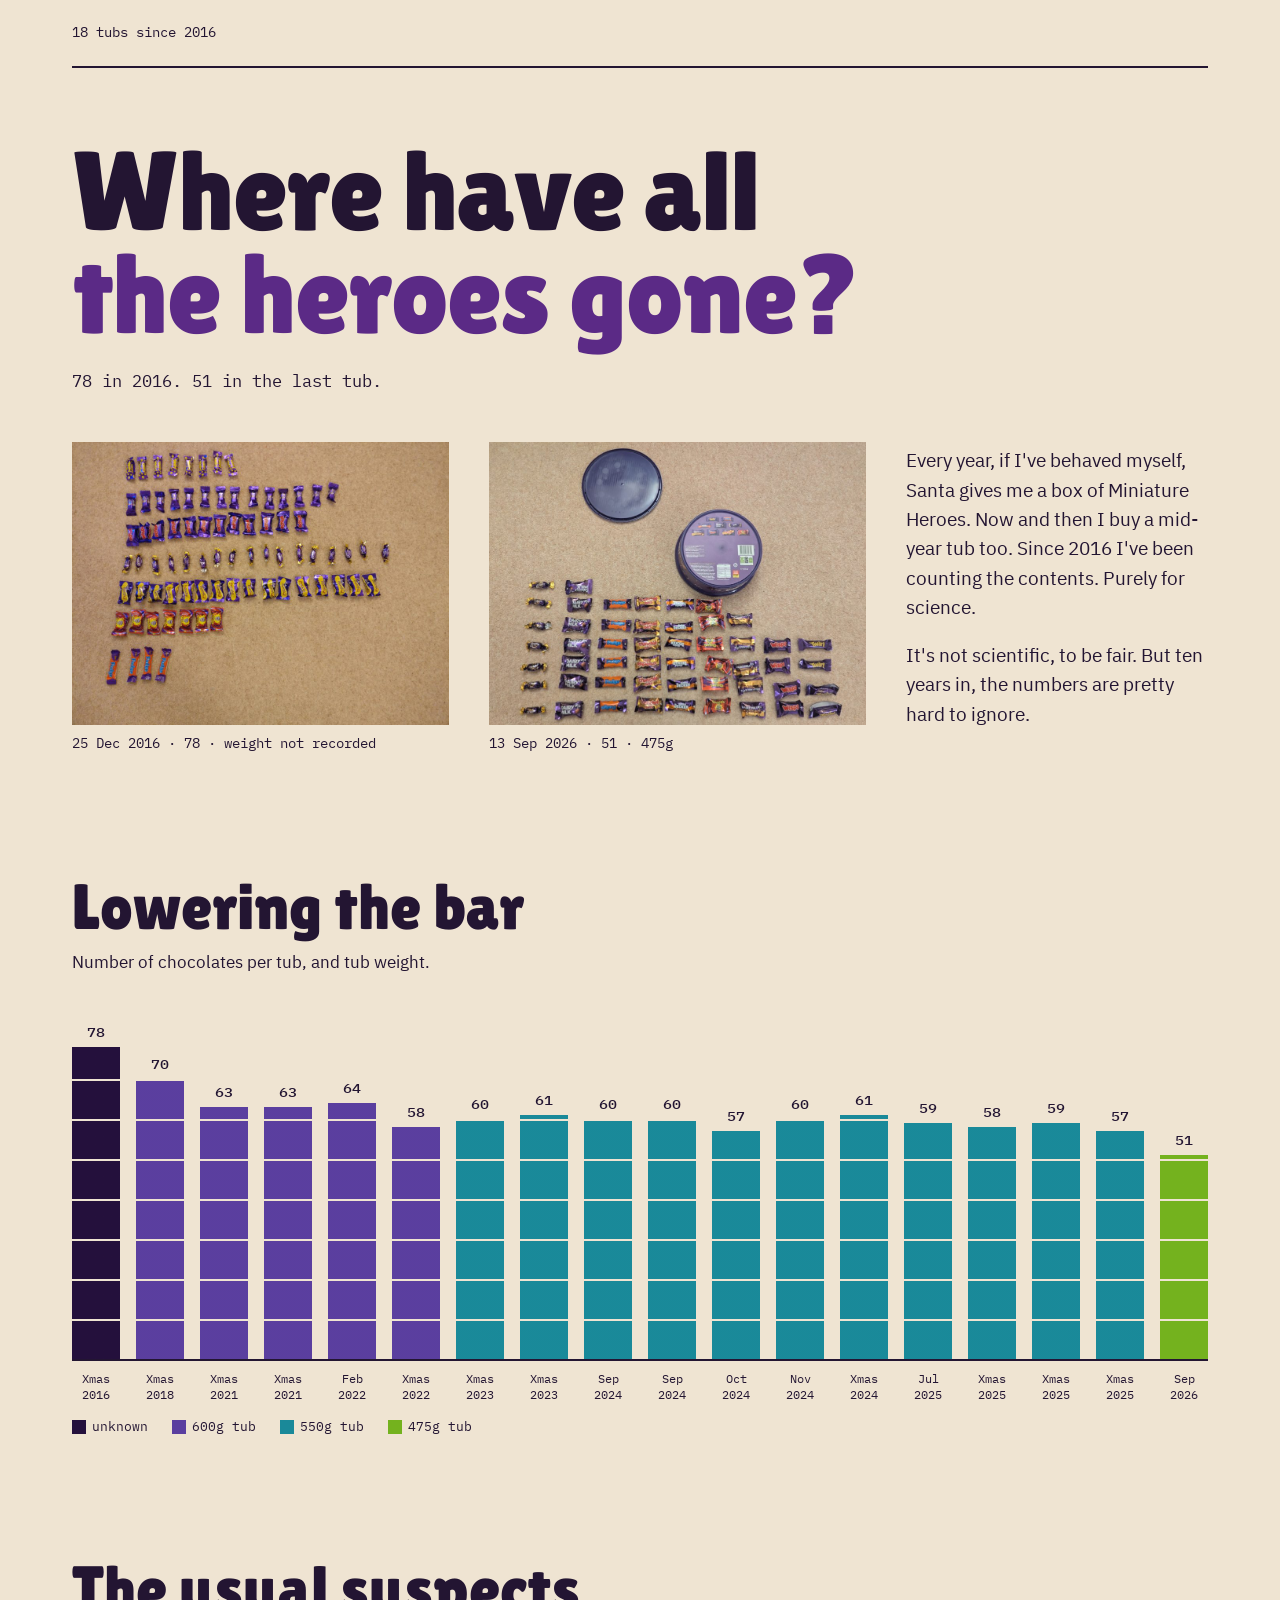
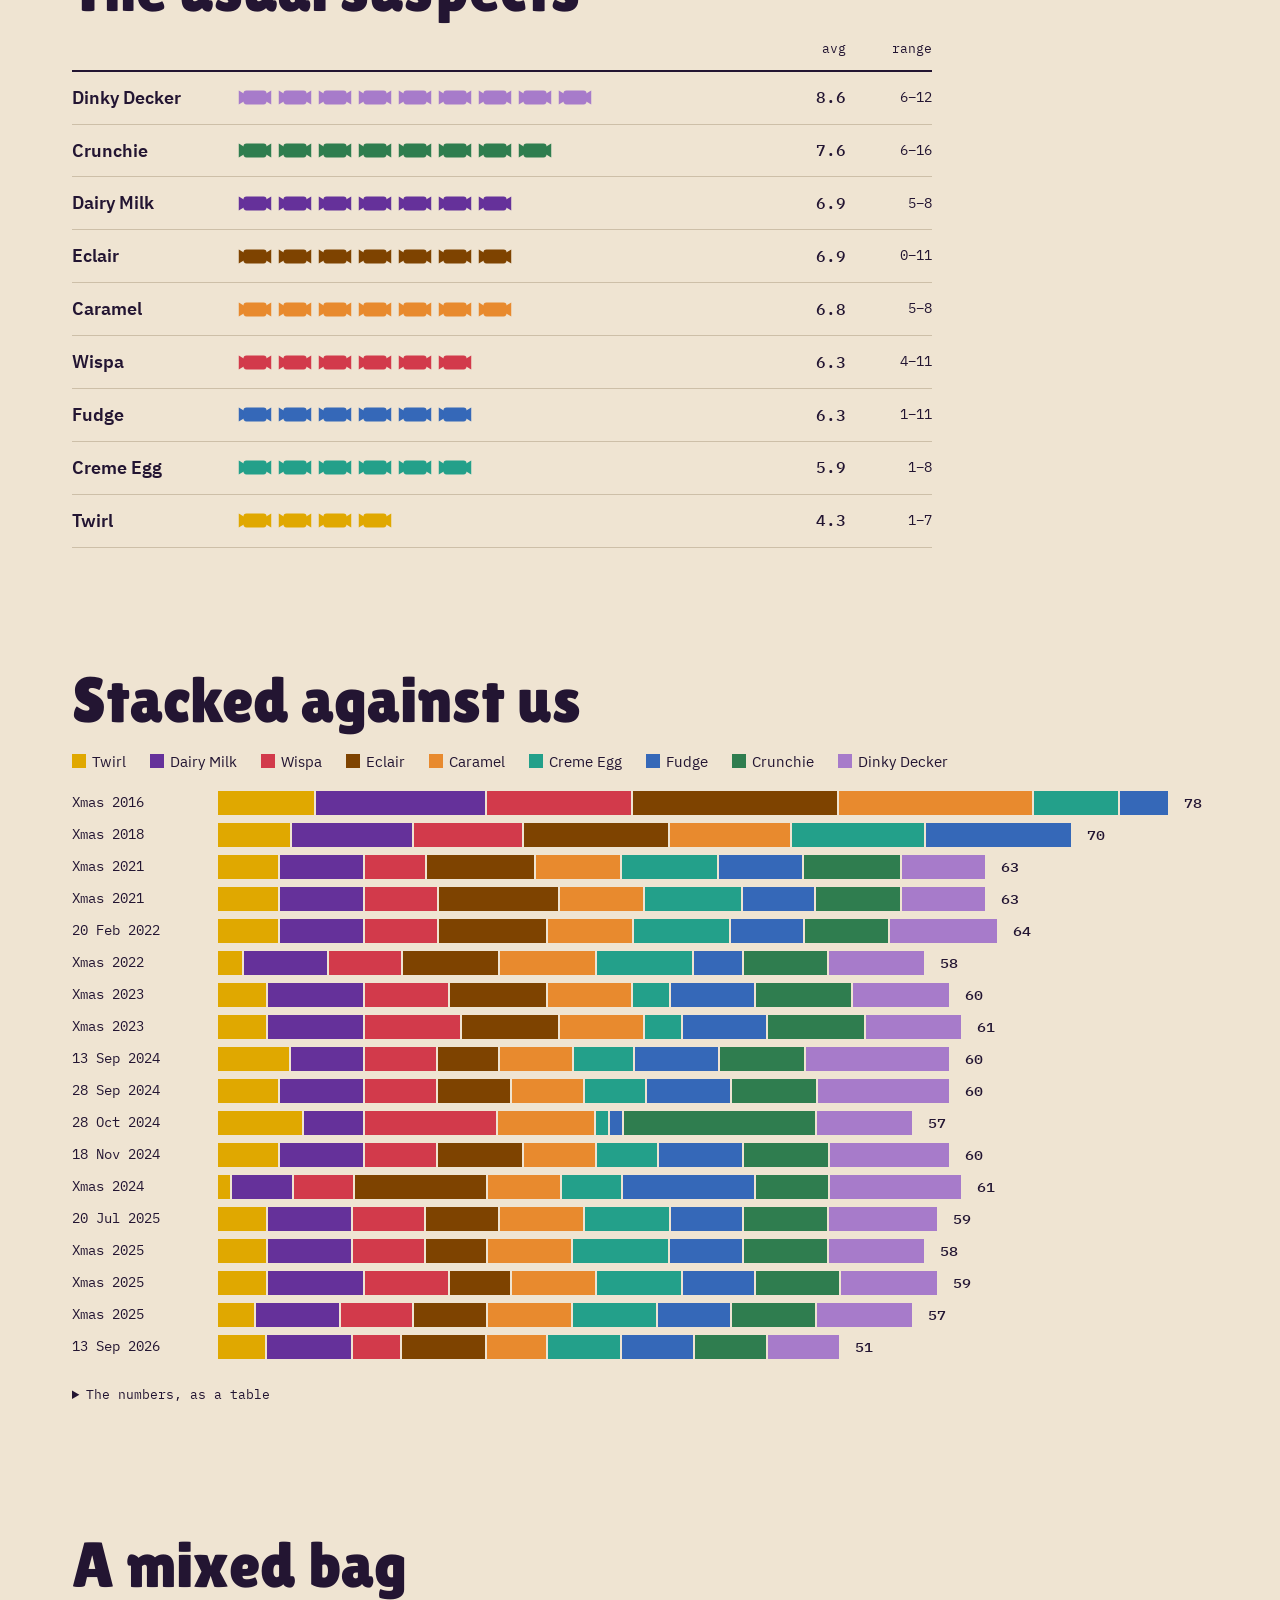
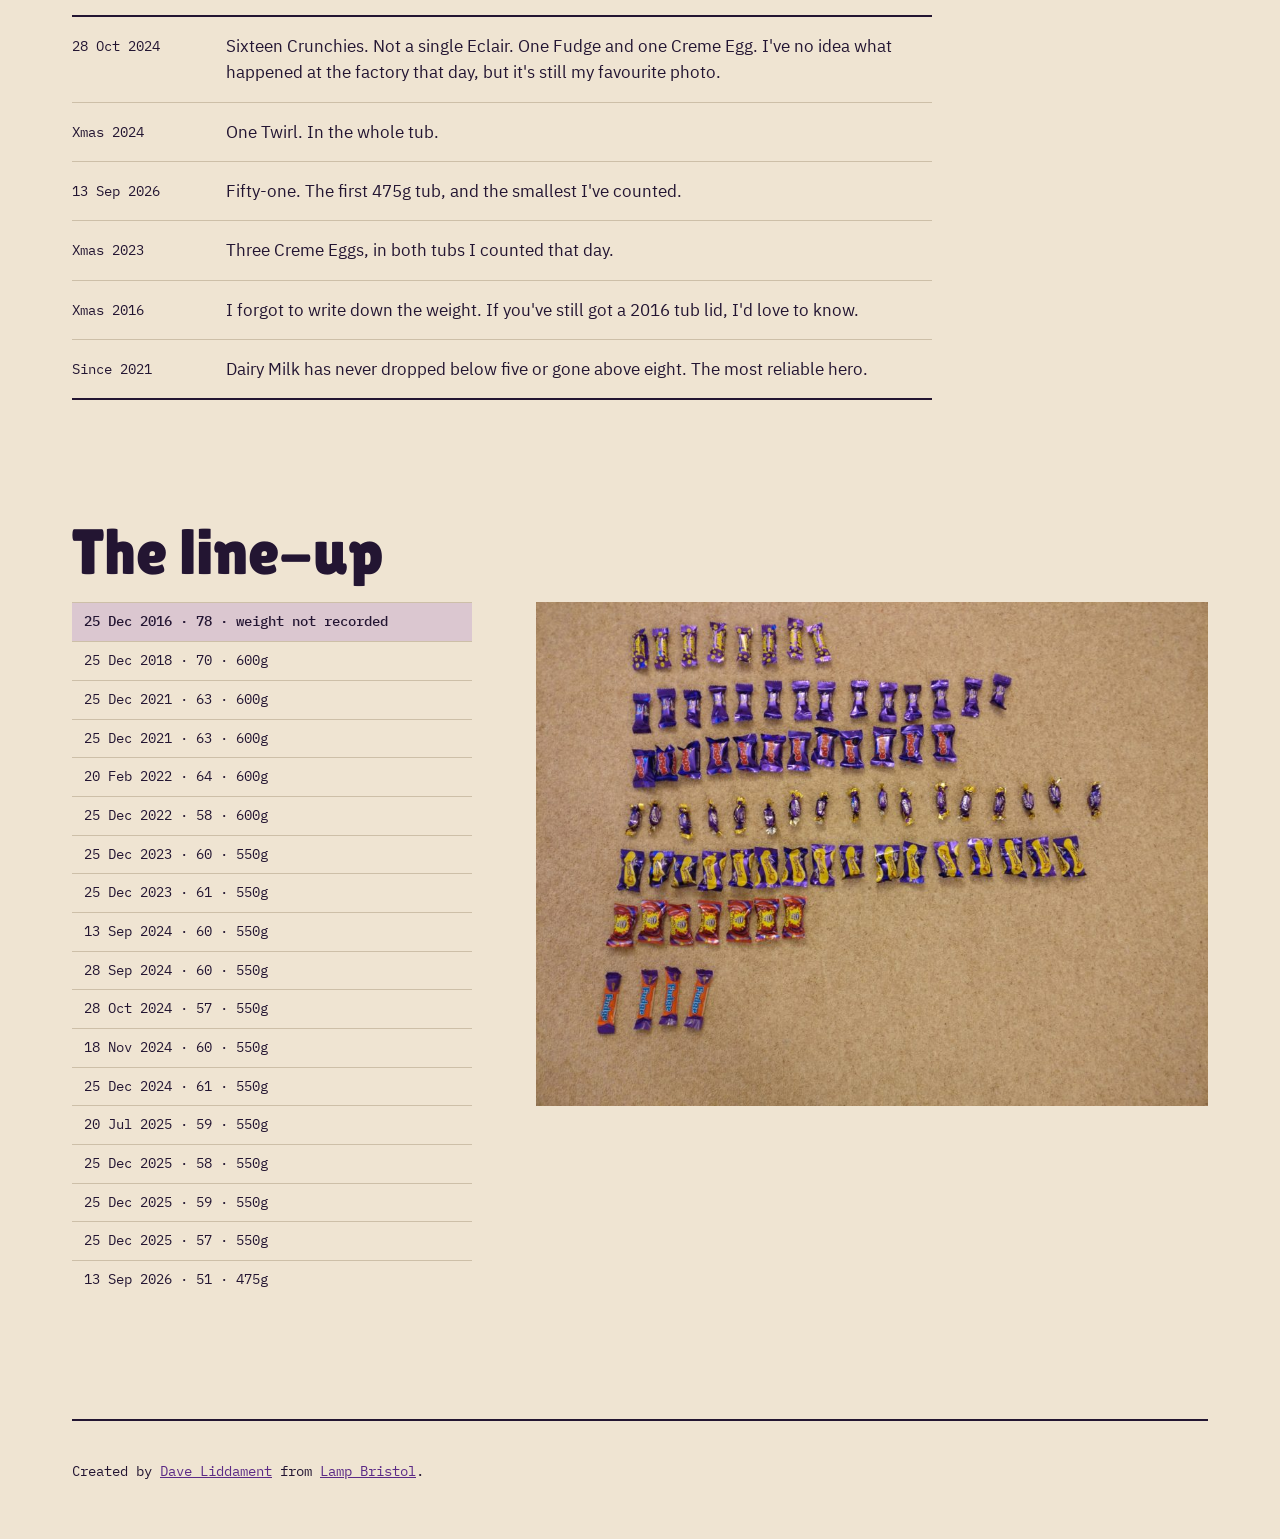
<file: index.html>
<!doctype html>
<html lang="en-GB">
<head>
<meta charset="utf-8">
<meta name="viewport" content="width=device-width, initial-scale=1">
<title>Where have all the heroes gone?</title>
<meta name="description" content="Chocs away. The contents of Cadbury Miniature Heroes over the years.">
<meta name="author" content="Dave Liddament">
<link rel="canonical" href="https://heroes.daveliddament.co.uk/">
<meta property="og:type" content="website">
<meta property="og:site_name" content="Where have all the heroes gone?">
<meta property="og:title" content="Where have all the heroes gone?">
<meta property="og:description" content="Chocs away. The contents of Cadbury Miniature Heroes over the years.">
<meta property="og:url" content="https://heroes.daveliddament.co.uk/">
<meta property="og:locale" content="en_GB">
<meta property="og:image" content="https://heroes.daveliddament.co.uk/social-card.png">
<meta property="og:image:width" content="1200">
<meta property="og:image:height" content="630">
<meta property="og:image:alt" content="Bar Humbug: a grid of chocolate wrappers, most filled in, the rest empty outlines for the Miniature Heroes that have gone since 2016.">
<meta name="twitter:card" content="summary_large_image">
<meta name="twitter:image" content="https://heroes.daveliddament.co.uk/social-card.png">
<meta name="twitter:image:alt" content="Bar Humbug: a grid of chocolate wrappers, most filled in, the rest empty outlines for the Miniature Heroes that have gone since 2016.">
<meta name="twitter:title" content="Where have all the heroes gone?">
<meta name="twitter:description" content="Chocs away. The contents of Cadbury Miniature Heroes over the years.">
<link rel="icon" href="favicon.ico" sizes="32x32">
<link rel="icon" href="favicon.svg" type="image/svg+xml">
<link rel="apple-touch-icon" href="apple-touch-icon.png">

<link rel="preload" href="fonts/LilitaOne-Regular.ttf" as="font" type="font/ttf" crossorigin>
<link rel="stylesheet" href="styles.css">
<script type="application/ld+json">{"@context":"https://schema.org","@graph":[{"@type":"WebPage","@id":"https://heroes.daveliddament.co.uk/","url":"https://heroes.daveliddament.co.uk/","name":"Where have all the heroes gone?","description":"Chocs away. The contents of Cadbury Miniature Heroes over the years.","inLanguage":"en-GB","author":{"@type":"Person","name":"Dave Liddament","url":"https://www.daveliddament.co.uk/"},"primaryImageOfPage":"https://heroes.daveliddament.co.uk/social-card.png"},{"@type":"Dataset","name":"Miniature Heroes tub counts","description":"How many of each chocolate were in 18 tubs of Cadbury Miniature Heroes, with the net weight of each tub.","url":"https://heroes.daveliddament.co.uk/","creator":{"@type":"Person","name":"Dave Liddament","url":"https://www.daveliddament.co.uk/"},"temporalCoverage":"2016/2026","isAccessibleForFree":true}]}</script>
</head>
<body>
<div class="wrap">

<header class="masthead">
  <span>18 tubs since 2016</span>
</header>

<main>
<section class="hero">
  <div class="hero-head">
    <h1>Where have all<br><span>the heroes gone?</span></h1>
    <p class="standfirst">78 in 2016. 51 in the last tub.</p>
  </div>
  <div class="hero-body">
        <figure>
      <a href="images/tub-1-1600.jpg"><img class="photo" src="images/tub-1-960.jpg" width="4640" height="3480" alt="The Xmas 2016 tub sorted into rows: 78 chocolates" loading="eager"></a>
      <figcaption>25 Dec 2016 · 78 · weight not recorded</figcaption>
    </figure>
        <figure>
      <a href="images/tub-18-1600.jpg"><img class="photo" src="images/tub-18-960.jpg" width="4080" height="3072" alt="The 13 Sep 2026 tub sorted into rows: 51 chocolates" loading="eager"></a>
      <figcaption>13 Sep 2026 · 51 · 475g</figcaption>
    </figure>
        <div class="hero-text">
      <p>Every year, if I've behaved myself, Santa gives me a box of Miniature Heroes. Now and then I buy a mid-year tub too. Since 2016 I've been counting the contents. Purely for science.</p>
      <p>It's not scientific, to be fair. But ten years in, the numbers are pretty hard to ignore.</p>
    </div>
  </div>
</section>

<section id="count">
  <div class="stack">
    <div class="section-head">
      <h2>Lowering the bar</h2>
      <p>Number of chocolates per tub, and tub weight.</p>
    </div>
    <div class="totals-block">
    <div class="totals" role="img" aria-label="Chocolates per tub, 2016 to 2026: 78 in the first tub, 51 in the latest." style="--max: 78">
      <div class="bars">
                <div class="col" title="Xmas 2016: 78 · weight unknown">
          <span class="num">78</span>
          <div class="bar" style="--n: 78; --shade: 100"></div>
        </div>
                <div class="col" title="Xmas 2018: 70 · 600g">
          <span class="num">70</span>
          <div class="bar" style="--n: 70; --shade: 67"></div>
        </div>
                <div class="col" title="Xmas 2021: 63 · 600g">
          <span class="num">63</span>
          <div class="bar" style="--n: 63; --shade: 67"></div>
        </div>
                <div class="col" title="Xmas 2021: 63 · 600g">
          <span class="num">63</span>
          <div class="bar" style="--n: 63; --shade: 67"></div>
        </div>
                <div class="col" title="20 Feb 2022: 64 · 600g">
          <span class="num">64</span>
          <div class="bar" style="--n: 64; --shade: 67"></div>
        </div>
                <div class="col" title="Xmas 2022: 58 · 600g">
          <span class="num">58</span>
          <div class="bar" style="--n: 58; --shade: 67"></div>
        </div>
                <div class="col" title="Xmas 2023: 60 · 550g">
          <span class="num">60</span>
          <div class="bar" style="--n: 60; --shade: 33"></div>
        </div>
                <div class="col" title="Xmas 2023: 61 · 550g">
          <span class="num">61</span>
          <div class="bar" style="--n: 61; --shade: 33"></div>
        </div>
                <div class="col" title="13 Sep 2024: 60 · 550g">
          <span class="num">60</span>
          <div class="bar" style="--n: 60; --shade: 33"></div>
        </div>
                <div class="col" title="28 Sep 2024: 60 · 550g">
          <span class="num">60</span>
          <div class="bar" style="--n: 60; --shade: 33"></div>
        </div>
                <div class="col" title="28 Oct 2024: 57 · 550g">
          <span class="num">57</span>
          <div class="bar" style="--n: 57; --shade: 33"></div>
        </div>
                <div class="col" title="18 Nov 2024: 60 · 550g">
          <span class="num">60</span>
          <div class="bar" style="--n: 60; --shade: 33"></div>
        </div>
                <div class="col" title="Xmas 2024: 61 · 550g">
          <span class="num">61</span>
          <div class="bar" style="--n: 61; --shade: 33"></div>
        </div>
                <div class="col" title="20 Jul 2025: 59 · 550g">
          <span class="num">59</span>
          <div class="bar" style="--n: 59; --shade: 33"></div>
        </div>
                <div class="col" title="Xmas 2025: 58 · 550g">
          <span class="num">58</span>
          <div class="bar" style="--n: 58; --shade: 33"></div>
        </div>
                <div class="col" title="Xmas 2025: 59 · 550g">
          <span class="num">59</span>
          <div class="bar" style="--n: 59; --shade: 33"></div>
        </div>
                <div class="col" title="Xmas 2025: 57 · 550g">
          <span class="num">57</span>
          <div class="bar" style="--n: 57; --shade: 33"></div>
        </div>
                <div class="col" title="13 Sep 2026: 51 · 475g">
          <span class="num">51</span>
          <div class="bar" style="--n: 51; --shade: 0"></div>
        </div>
              </div>
      <div class="labels">
                <span><span class="yy">&#039;16</span><span class="full">Xmas<br>2016</span></span>
                <span><span class="yy">&#039;18</span><span class="full">Xmas<br>2018</span></span>
                <span><span class="yy">&#039;21</span><span class="full">Xmas<br>2021</span></span>
                <span><span class="yy">&#039;21</span><span class="full">Xmas<br>2021</span></span>
                <span><span class="yy">&#039;22</span><span class="full">Feb<br>2022</span></span>
                <span><span class="yy">&#039;22</span><span class="full">Xmas<br>2022</span></span>
                <span><span class="yy">&#039;23</span><span class="full">Xmas<br>2023</span></span>
                <span><span class="yy">&#039;23</span><span class="full">Xmas<br>2023</span></span>
                <span><span class="yy">&#039;24</span><span class="full">Sep<br>2024</span></span>
                <span><span class="yy">&#039;24</span><span class="full">Sep<br>2024</span></span>
                <span><span class="yy">&#039;24</span><span class="full">Oct<br>2024</span></span>
                <span><span class="yy">&#039;24</span><span class="full">Nov<br>2024</span></span>
                <span><span class="yy">&#039;24</span><span class="full">Xmas<br>2024</span></span>
                <span><span class="yy">&#039;25</span><span class="full">Jul<br>2025</span></span>
                <span><span class="yy">&#039;25</span><span class="full">Xmas<br>2025</span></span>
                <span><span class="yy">&#039;25</span><span class="full">Xmas<br>2025</span></span>
                <span><span class="yy">&#039;25</span><span class="full">Xmas<br>2025</span></span>
                <span><span class="yy">&#039;26</span><span class="full">Sep<br>2026</span></span>
              </div>
    </div>
        <div class="weight-key">
            <span style="--shade: 100"><i></i>unknown</span>
            <span style="--shade: 67"><i></i>600g tub</span>
            <span style="--shade: 33"><i></i>550g tub</span>
            <span style="--shade: 0"><i></i>475g tub</span>
          </div>
    </div>
  </div>
</section>

<section id="typical">
  <div class="stack">
    <h2>The usual suspects</h2>
    <div class="table">
      <div class="lineup-head"><span></span><span></span><span>avg</span><span>range</span></div>
      <div class="lineup">
                <div class="lu-row t-dinky-decker">
          <span class="lu-name">Dinky Decker</span>
          <span class="lu-stats">8.6 avg · 6–12</span>
          <span class="lu-icons" role="img" aria-label="Dinky Decker: about 9 per tub"><svg viewBox="0 0 44 24" aria-hidden="true"><path d="M1 3 L8 7 L8 17 L1 21 Z"/><path d="M43 3 L36 7 L36 17 L43 21 Z"/><rect x="7" y="3" width="30" height="18" rx="4"/></svg><svg viewBox="0 0 44 24" aria-hidden="true"><path d="M1 3 L8 7 L8 17 L1 21 Z"/><path d="M43 3 L36 7 L36 17 L43 21 Z"/><rect x="7" y="3" width="30" height="18" rx="4"/></svg><svg viewBox="0 0 44 24" aria-hidden="true"><path d="M1 3 L8 7 L8 17 L1 21 Z"/><path d="M43 3 L36 7 L36 17 L43 21 Z"/><rect x="7" y="3" width="30" height="18" rx="4"/></svg><svg viewBox="0 0 44 24" aria-hidden="true"><path d="M1 3 L8 7 L8 17 L1 21 Z"/><path d="M43 3 L36 7 L36 17 L43 21 Z"/><rect x="7" y="3" width="30" height="18" rx="4"/></svg><svg viewBox="0 0 44 24" aria-hidden="true"><path d="M1 3 L8 7 L8 17 L1 21 Z"/><path d="M43 3 L36 7 L36 17 L43 21 Z"/><rect x="7" y="3" width="30" height="18" rx="4"/></svg><svg viewBox="0 0 44 24" aria-hidden="true"><path d="M1 3 L8 7 L8 17 L1 21 Z"/><path d="M43 3 L36 7 L36 17 L43 21 Z"/><rect x="7" y="3" width="30" height="18" rx="4"/></svg><svg viewBox="0 0 44 24" aria-hidden="true"><path d="M1 3 L8 7 L8 17 L1 21 Z"/><path d="M43 3 L36 7 L36 17 L43 21 Z"/><rect x="7" y="3" width="30" height="18" rx="4"/></svg><svg viewBox="0 0 44 24" aria-hidden="true"><path d="M1 3 L8 7 L8 17 L1 21 Z"/><path d="M43 3 L36 7 L36 17 L43 21 Z"/><rect x="7" y="3" width="30" height="18" rx="4"/></svg><svg viewBox="0 0 44 24" aria-hidden="true"><path d="M1 3 L8 7 L8 17 L1 21 Z"/><path d="M43 3 L36 7 L36 17 L43 21 Z"/><rect x="7" y="3" width="30" height="18" rx="4"/></svg></span>
          <span class="lu-avg-col mono">8.6</span>
          <span class="lu-range-col mono">6–12</span>
        </div>
                <div class="lu-row t-crunchie">
          <span class="lu-name">Crunchie</span>
          <span class="lu-stats">7.6 avg · 6–16</span>
          <span class="lu-icons" role="img" aria-label="Crunchie: about 8 per tub"><svg viewBox="0 0 44 24" aria-hidden="true"><path d="M1 3 L8 7 L8 17 L1 21 Z"/><path d="M43 3 L36 7 L36 17 L43 21 Z"/><rect x="7" y="3" width="30" height="18" rx="4"/></svg><svg viewBox="0 0 44 24" aria-hidden="true"><path d="M1 3 L8 7 L8 17 L1 21 Z"/><path d="M43 3 L36 7 L36 17 L43 21 Z"/><rect x="7" y="3" width="30" height="18" rx="4"/></svg><svg viewBox="0 0 44 24" aria-hidden="true"><path d="M1 3 L8 7 L8 17 L1 21 Z"/><path d="M43 3 L36 7 L36 17 L43 21 Z"/><rect x="7" y="3" width="30" height="18" rx="4"/></svg><svg viewBox="0 0 44 24" aria-hidden="true"><path d="M1 3 L8 7 L8 17 L1 21 Z"/><path d="M43 3 L36 7 L36 17 L43 21 Z"/><rect x="7" y="3" width="30" height="18" rx="4"/></svg><svg viewBox="0 0 44 24" aria-hidden="true"><path d="M1 3 L8 7 L8 17 L1 21 Z"/><path d="M43 3 L36 7 L36 17 L43 21 Z"/><rect x="7" y="3" width="30" height="18" rx="4"/></svg><svg viewBox="0 0 44 24" aria-hidden="true"><path d="M1 3 L8 7 L8 17 L1 21 Z"/><path d="M43 3 L36 7 L36 17 L43 21 Z"/><rect x="7" y="3" width="30" height="18" rx="4"/></svg><svg viewBox="0 0 44 24" aria-hidden="true"><path d="M1 3 L8 7 L8 17 L1 21 Z"/><path d="M43 3 L36 7 L36 17 L43 21 Z"/><rect x="7" y="3" width="30" height="18" rx="4"/></svg><svg viewBox="0 0 44 24" aria-hidden="true"><path d="M1 3 L8 7 L8 17 L1 21 Z"/><path d="M43 3 L36 7 L36 17 L43 21 Z"/><rect x="7" y="3" width="30" height="18" rx="4"/></svg></span>
          <span class="lu-avg-col mono">7.6</span>
          <span class="lu-range-col mono">6–16</span>
        </div>
                <div class="lu-row t-dairy-milk">
          <span class="lu-name">Dairy Milk</span>
          <span class="lu-stats">6.9 avg · 5–8</span>
          <span class="lu-icons" role="img" aria-label="Dairy Milk: about 7 per tub"><svg viewBox="0 0 44 24" aria-hidden="true"><path d="M1 3 L8 7 L8 17 L1 21 Z"/><path d="M43 3 L36 7 L36 17 L43 21 Z"/><rect x="7" y="3" width="30" height="18" rx="4"/></svg><svg viewBox="0 0 44 24" aria-hidden="true"><path d="M1 3 L8 7 L8 17 L1 21 Z"/><path d="M43 3 L36 7 L36 17 L43 21 Z"/><rect x="7" y="3" width="30" height="18" rx="4"/></svg><svg viewBox="0 0 44 24" aria-hidden="true"><path d="M1 3 L8 7 L8 17 L1 21 Z"/><path d="M43 3 L36 7 L36 17 L43 21 Z"/><rect x="7" y="3" width="30" height="18" rx="4"/></svg><svg viewBox="0 0 44 24" aria-hidden="true"><path d="M1 3 L8 7 L8 17 L1 21 Z"/><path d="M43 3 L36 7 L36 17 L43 21 Z"/><rect x="7" y="3" width="30" height="18" rx="4"/></svg><svg viewBox="0 0 44 24" aria-hidden="true"><path d="M1 3 L8 7 L8 17 L1 21 Z"/><path d="M43 3 L36 7 L36 17 L43 21 Z"/><rect x="7" y="3" width="30" height="18" rx="4"/></svg><svg viewBox="0 0 44 24" aria-hidden="true"><path d="M1 3 L8 7 L8 17 L1 21 Z"/><path d="M43 3 L36 7 L36 17 L43 21 Z"/><rect x="7" y="3" width="30" height="18" rx="4"/></svg><svg viewBox="0 0 44 24" aria-hidden="true"><path d="M1 3 L8 7 L8 17 L1 21 Z"/><path d="M43 3 L36 7 L36 17 L43 21 Z"/><rect x="7" y="3" width="30" height="18" rx="4"/></svg></span>
          <span class="lu-avg-col mono">6.9</span>
          <span class="lu-range-col mono">5–8</span>
        </div>
                <div class="lu-row t-eclair">
          <span class="lu-name">Eclair</span>
          <span class="lu-stats">6.9 avg · 0–11</span>
          <span class="lu-icons" role="img" aria-label="Eclair: about 7 per tub"><svg viewBox="0 0 44 24" aria-hidden="true"><path d="M1 3 L8 7 L8 17 L1 21 Z"/><path d="M43 3 L36 7 L36 17 L43 21 Z"/><rect x="7" y="3" width="30" height="18" rx="4"/></svg><svg viewBox="0 0 44 24" aria-hidden="true"><path d="M1 3 L8 7 L8 17 L1 21 Z"/><path d="M43 3 L36 7 L36 17 L43 21 Z"/><rect x="7" y="3" width="30" height="18" rx="4"/></svg><svg viewBox="0 0 44 24" aria-hidden="true"><path d="M1 3 L8 7 L8 17 L1 21 Z"/><path d="M43 3 L36 7 L36 17 L43 21 Z"/><rect x="7" y="3" width="30" height="18" rx="4"/></svg><svg viewBox="0 0 44 24" aria-hidden="true"><path d="M1 3 L8 7 L8 17 L1 21 Z"/><path d="M43 3 L36 7 L36 17 L43 21 Z"/><rect x="7" y="3" width="30" height="18" rx="4"/></svg><svg viewBox="0 0 44 24" aria-hidden="true"><path d="M1 3 L8 7 L8 17 L1 21 Z"/><path d="M43 3 L36 7 L36 17 L43 21 Z"/><rect x="7" y="3" width="30" height="18" rx="4"/></svg><svg viewBox="0 0 44 24" aria-hidden="true"><path d="M1 3 L8 7 L8 17 L1 21 Z"/><path d="M43 3 L36 7 L36 17 L43 21 Z"/><rect x="7" y="3" width="30" height="18" rx="4"/></svg><svg viewBox="0 0 44 24" aria-hidden="true"><path d="M1 3 L8 7 L8 17 L1 21 Z"/><path d="M43 3 L36 7 L36 17 L43 21 Z"/><rect x="7" y="3" width="30" height="18" rx="4"/></svg></span>
          <span class="lu-avg-col mono">6.9</span>
          <span class="lu-range-col mono">0–11</span>
        </div>
                <div class="lu-row t-caramel">
          <span class="lu-name">Caramel</span>
          <span class="lu-stats">6.8 avg · 5–8</span>
          <span class="lu-icons" role="img" aria-label="Caramel: about 7 per tub"><svg viewBox="0 0 44 24" aria-hidden="true"><path d="M1 3 L8 7 L8 17 L1 21 Z"/><path d="M43 3 L36 7 L36 17 L43 21 Z"/><rect x="7" y="3" width="30" height="18" rx="4"/></svg><svg viewBox="0 0 44 24" aria-hidden="true"><path d="M1 3 L8 7 L8 17 L1 21 Z"/><path d="M43 3 L36 7 L36 17 L43 21 Z"/><rect x="7" y="3" width="30" height="18" rx="4"/></svg><svg viewBox="0 0 44 24" aria-hidden="true"><path d="M1 3 L8 7 L8 17 L1 21 Z"/><path d="M43 3 L36 7 L36 17 L43 21 Z"/><rect x="7" y="3" width="30" height="18" rx="4"/></svg><svg viewBox="0 0 44 24" aria-hidden="true"><path d="M1 3 L8 7 L8 17 L1 21 Z"/><path d="M43 3 L36 7 L36 17 L43 21 Z"/><rect x="7" y="3" width="30" height="18" rx="4"/></svg><svg viewBox="0 0 44 24" aria-hidden="true"><path d="M1 3 L8 7 L8 17 L1 21 Z"/><path d="M43 3 L36 7 L36 17 L43 21 Z"/><rect x="7" y="3" width="30" height="18" rx="4"/></svg><svg viewBox="0 0 44 24" aria-hidden="true"><path d="M1 3 L8 7 L8 17 L1 21 Z"/><path d="M43 3 L36 7 L36 17 L43 21 Z"/><rect x="7" y="3" width="30" height="18" rx="4"/></svg><svg viewBox="0 0 44 24" aria-hidden="true"><path d="M1 3 L8 7 L8 17 L1 21 Z"/><path d="M43 3 L36 7 L36 17 L43 21 Z"/><rect x="7" y="3" width="30" height="18" rx="4"/></svg></span>
          <span class="lu-avg-col mono">6.8</span>
          <span class="lu-range-col mono">5–8</span>
        </div>
                <div class="lu-row t-wispa">
          <span class="lu-name">Wispa</span>
          <span class="lu-stats">6.3 avg · 4–11</span>
          <span class="lu-icons" role="img" aria-label="Wispa: about 6 per tub"><svg viewBox="0 0 44 24" aria-hidden="true"><path d="M1 3 L8 7 L8 17 L1 21 Z"/><path d="M43 3 L36 7 L36 17 L43 21 Z"/><rect x="7" y="3" width="30" height="18" rx="4"/></svg><svg viewBox="0 0 44 24" aria-hidden="true"><path d="M1 3 L8 7 L8 17 L1 21 Z"/><path d="M43 3 L36 7 L36 17 L43 21 Z"/><rect x="7" y="3" width="30" height="18" rx="4"/></svg><svg viewBox="0 0 44 24" aria-hidden="true"><path d="M1 3 L8 7 L8 17 L1 21 Z"/><path d="M43 3 L36 7 L36 17 L43 21 Z"/><rect x="7" y="3" width="30" height="18" rx="4"/></svg><svg viewBox="0 0 44 24" aria-hidden="true"><path d="M1 3 L8 7 L8 17 L1 21 Z"/><path d="M43 3 L36 7 L36 17 L43 21 Z"/><rect x="7" y="3" width="30" height="18" rx="4"/></svg><svg viewBox="0 0 44 24" aria-hidden="true"><path d="M1 3 L8 7 L8 17 L1 21 Z"/><path d="M43 3 L36 7 L36 17 L43 21 Z"/><rect x="7" y="3" width="30" height="18" rx="4"/></svg><svg viewBox="0 0 44 24" aria-hidden="true"><path d="M1 3 L8 7 L8 17 L1 21 Z"/><path d="M43 3 L36 7 L36 17 L43 21 Z"/><rect x="7" y="3" width="30" height="18" rx="4"/></svg></span>
          <span class="lu-avg-col mono">6.3</span>
          <span class="lu-range-col mono">4–11</span>
        </div>
                <div class="lu-row t-fudge">
          <span class="lu-name">Fudge</span>
          <span class="lu-stats">6.3 avg · 1–11</span>
          <span class="lu-icons" role="img" aria-label="Fudge: about 6 per tub"><svg viewBox="0 0 44 24" aria-hidden="true"><path d="M1 3 L8 7 L8 17 L1 21 Z"/><path d="M43 3 L36 7 L36 17 L43 21 Z"/><rect x="7" y="3" width="30" height="18" rx="4"/></svg><svg viewBox="0 0 44 24" aria-hidden="true"><path d="M1 3 L8 7 L8 17 L1 21 Z"/><path d="M43 3 L36 7 L36 17 L43 21 Z"/><rect x="7" y="3" width="30" height="18" rx="4"/></svg><svg viewBox="0 0 44 24" aria-hidden="true"><path d="M1 3 L8 7 L8 17 L1 21 Z"/><path d="M43 3 L36 7 L36 17 L43 21 Z"/><rect x="7" y="3" width="30" height="18" rx="4"/></svg><svg viewBox="0 0 44 24" aria-hidden="true"><path d="M1 3 L8 7 L8 17 L1 21 Z"/><path d="M43 3 L36 7 L36 17 L43 21 Z"/><rect x="7" y="3" width="30" height="18" rx="4"/></svg><svg viewBox="0 0 44 24" aria-hidden="true"><path d="M1 3 L8 7 L8 17 L1 21 Z"/><path d="M43 3 L36 7 L36 17 L43 21 Z"/><rect x="7" y="3" width="30" height="18" rx="4"/></svg><svg viewBox="0 0 44 24" aria-hidden="true"><path d="M1 3 L8 7 L8 17 L1 21 Z"/><path d="M43 3 L36 7 L36 17 L43 21 Z"/><rect x="7" y="3" width="30" height="18" rx="4"/></svg></span>
          <span class="lu-avg-col mono">6.3</span>
          <span class="lu-range-col mono">1–11</span>
        </div>
                <div class="lu-row t-creme-egg">
          <span class="lu-name">Creme Egg</span>
          <span class="lu-stats">5.9 avg · 1–8</span>
          <span class="lu-icons" role="img" aria-label="Creme Egg: about 6 per tub"><svg viewBox="0 0 44 24" aria-hidden="true"><path d="M1 3 L8 7 L8 17 L1 21 Z"/><path d="M43 3 L36 7 L36 17 L43 21 Z"/><rect x="7" y="3" width="30" height="18" rx="4"/></svg><svg viewBox="0 0 44 24" aria-hidden="true"><path d="M1 3 L8 7 L8 17 L1 21 Z"/><path d="M43 3 L36 7 L36 17 L43 21 Z"/><rect x="7" y="3" width="30" height="18" rx="4"/></svg><svg viewBox="0 0 44 24" aria-hidden="true"><path d="M1 3 L8 7 L8 17 L1 21 Z"/><path d="M43 3 L36 7 L36 17 L43 21 Z"/><rect x="7" y="3" width="30" height="18" rx="4"/></svg><svg viewBox="0 0 44 24" aria-hidden="true"><path d="M1 3 L8 7 L8 17 L1 21 Z"/><path d="M43 3 L36 7 L36 17 L43 21 Z"/><rect x="7" y="3" width="30" height="18" rx="4"/></svg><svg viewBox="0 0 44 24" aria-hidden="true"><path d="M1 3 L8 7 L8 17 L1 21 Z"/><path d="M43 3 L36 7 L36 17 L43 21 Z"/><rect x="7" y="3" width="30" height="18" rx="4"/></svg><svg viewBox="0 0 44 24" aria-hidden="true"><path d="M1 3 L8 7 L8 17 L1 21 Z"/><path d="M43 3 L36 7 L36 17 L43 21 Z"/><rect x="7" y="3" width="30" height="18" rx="4"/></svg></span>
          <span class="lu-avg-col mono">5.9</span>
          <span class="lu-range-col mono">1–8</span>
        </div>
                <div class="lu-row t-twirl">
          <span class="lu-name">Twirl</span>
          <span class="lu-stats">4.3 avg · 1–7</span>
          <span class="lu-icons" role="img" aria-label="Twirl: about 4 per tub"><svg viewBox="0 0 44 24" aria-hidden="true"><path d="M1 3 L8 7 L8 17 L1 21 Z"/><path d="M43 3 L36 7 L36 17 L43 21 Z"/><rect x="7" y="3" width="30" height="18" rx="4"/></svg><svg viewBox="0 0 44 24" aria-hidden="true"><path d="M1 3 L8 7 L8 17 L1 21 Z"/><path d="M43 3 L36 7 L36 17 L43 21 Z"/><rect x="7" y="3" width="30" height="18" rx="4"/></svg><svg viewBox="0 0 44 24" aria-hidden="true"><path d="M1 3 L8 7 L8 17 L1 21 Z"/><path d="M43 3 L36 7 L36 17 L43 21 Z"/><rect x="7" y="3" width="30" height="18" rx="4"/></svg><svg viewBox="0 0 44 24" aria-hidden="true"><path d="M1 3 L8 7 L8 17 L1 21 Z"/><path d="M43 3 L36 7 L36 17 L43 21 Z"/><rect x="7" y="3" width="30" height="18" rx="4"/></svg></span>
          <span class="lu-avg-col mono">4.3</span>
          <span class="lu-range-col mono">1–7</span>
        </div>
              </div>
    </div>
  </div>
</section>

<section id="tubs">
  <div class="stack">
    <h2>Stacked against us</h2>
    <div class="legend">
            <span class="t-twirl"><i></i>Twirl</span>
            <span class="t-dairy-milk"><i></i>Dairy Milk</span>
            <span class="t-wispa"><i></i>Wispa</span>
            <span class="t-eclair"><i></i>Eclair</span>
            <span class="t-caramel"><i></i>Caramel</span>
            <span class="t-creme-egg"><i></i>Creme Egg</span>
            <span class="t-fudge"><i></i>Fudge</span>
            <span class="t-crunchie"><i></i>Crunchie</span>
            <span class="t-dinky-decker"><i></i>Dinky Decker</span>
          </div>
    <div class="tubs" style="--max: 78">
            <div class="tub">
        <a class="date" href="#photo-1">Xmas 2016</a>
        <span class="total">78</span>
        <div class="barline">
          <div class="segs" role="img" aria-label="Xmas 2016: 78 chocolates. Twirl 8, Dairy Milk 14, Wispa 12, Eclair 17, Caramel 16, Creme Egg 7, Fudge 4." style="--n: 78">
                        <div class="t-twirl" style="--n: 8" title="Twirl: 8"></div>
                        <div class="t-dairy-milk" style="--n: 14" title="Dairy Milk: 14"></div>
                        <div class="t-wispa" style="--n: 12" title="Wispa: 12"></div>
                        <div class="t-eclair" style="--n: 17" title="Eclair: 17"></div>
                        <div class="t-caramel" style="--n: 16" title="Caramel: 16"></div>
                        <div class="t-creme-egg" style="--n: 7" title="Creme Egg: 7"></div>
                        <div class="t-fudge" style="--n: 4" title="Fudge: 4"></div>
                      </div>
          <span class="t2">78</span>
        </div>
      </div>
            <div class="tub">
        <a class="date" href="#photo-2">Xmas 2018</a>
        <span class="total">70</span>
        <div class="barline">
          <div class="segs" role="img" aria-label="Xmas 2018: 70 chocolates. Twirl 6, Dairy Milk 10, Wispa 9, Eclair 12, Caramel 10, Creme Egg 11, Fudge 12." style="--n: 70">
                        <div class="t-twirl" style="--n: 6" title="Twirl: 6"></div>
                        <div class="t-dairy-milk" style="--n: 10" title="Dairy Milk: 10"></div>
                        <div class="t-wispa" style="--n: 9" title="Wispa: 9"></div>
                        <div class="t-eclair" style="--n: 12" title="Eclair: 12"></div>
                        <div class="t-caramel" style="--n: 10" title="Caramel: 10"></div>
                        <div class="t-creme-egg" style="--n: 11" title="Creme Egg: 11"></div>
                        <div class="t-fudge" style="--n: 12" title="Fudge: 12"></div>
                      </div>
          <span class="t2">70</span>
        </div>
      </div>
            <div class="tub">
        <a class="date" href="#photo-3">Xmas 2021</a>
        <span class="total">63</span>
        <div class="barline">
          <div class="segs" role="img" aria-label="Xmas 2021: 63 chocolates. Twirl 5, Dairy Milk 7, Wispa 5, Eclair 9, Caramel 7, Creme Egg 8, Fudge 7, Crunchie 8, Dinky Decker 7." style="--n: 63">
                        <div class="t-twirl" style="--n: 5" title="Twirl: 5"></div>
                        <div class="t-dairy-milk" style="--n: 7" title="Dairy Milk: 7"></div>
                        <div class="t-wispa" style="--n: 5" title="Wispa: 5"></div>
                        <div class="t-eclair" style="--n: 9" title="Eclair: 9"></div>
                        <div class="t-caramel" style="--n: 7" title="Caramel: 7"></div>
                        <div class="t-creme-egg" style="--n: 8" title="Creme Egg: 8"></div>
                        <div class="t-fudge" style="--n: 7" title="Fudge: 7"></div>
                        <div class="t-crunchie" style="--n: 8" title="Crunchie: 8"></div>
                        <div class="t-dinky-decker" style="--n: 7" title="Dinky Decker: 7"></div>
                      </div>
          <span class="t2">63</span>
        </div>
      </div>
            <div class="tub">
        <a class="date" href="#photo-4">Xmas 2021</a>
        <span class="total">63</span>
        <div class="barline">
          <div class="segs" role="img" aria-label="Xmas 2021: 63 chocolates. Twirl 5, Dairy Milk 7, Wispa 6, Eclair 10, Caramel 7, Creme Egg 8, Fudge 6, Crunchie 7, Dinky Decker 7." style="--n: 63">
                        <div class="t-twirl" style="--n: 5" title="Twirl: 5"></div>
                        <div class="t-dairy-milk" style="--n: 7" title="Dairy Milk: 7"></div>
                        <div class="t-wispa" style="--n: 6" title="Wispa: 6"></div>
                        <div class="t-eclair" style="--n: 10" title="Eclair: 10"></div>
                        <div class="t-caramel" style="--n: 7" title="Caramel: 7"></div>
                        <div class="t-creme-egg" style="--n: 8" title="Creme Egg: 8"></div>
                        <div class="t-fudge" style="--n: 6" title="Fudge: 6"></div>
                        <div class="t-crunchie" style="--n: 7" title="Crunchie: 7"></div>
                        <div class="t-dinky-decker" style="--n: 7" title="Dinky Decker: 7"></div>
                      </div>
          <span class="t2">63</span>
        </div>
      </div>
            <div class="tub">
        <a class="date" href="#photo-5">20 Feb 2022</a>
        <span class="total">64</span>
        <div class="barline">
          <div class="segs" role="img" aria-label="20 Feb 2022: 64 chocolates. Twirl 5, Dairy Milk 7, Wispa 6, Eclair 9, Caramel 7, Creme Egg 8, Fudge 6, Crunchie 7, Dinky Decker 9." style="--n: 64">
                        <div class="t-twirl" style="--n: 5" title="Twirl: 5"></div>
                        <div class="t-dairy-milk" style="--n: 7" title="Dairy Milk: 7"></div>
                        <div class="t-wispa" style="--n: 6" title="Wispa: 6"></div>
                        <div class="t-eclair" style="--n: 9" title="Eclair: 9"></div>
                        <div class="t-caramel" style="--n: 7" title="Caramel: 7"></div>
                        <div class="t-creme-egg" style="--n: 8" title="Creme Egg: 8"></div>
                        <div class="t-fudge" style="--n: 6" title="Fudge: 6"></div>
                        <div class="t-crunchie" style="--n: 7" title="Crunchie: 7"></div>
                        <div class="t-dinky-decker" style="--n: 9" title="Dinky Decker: 9"></div>
                      </div>
          <span class="t2">64</span>
        </div>
      </div>
            <div class="tub">
        <a class="date" href="#photo-6">Xmas 2022</a>
        <span class="total">58</span>
        <div class="barline">
          <div class="segs" role="img" aria-label="Xmas 2022: 58 chocolates. Twirl 2, Dairy Milk 7, Wispa 6, Eclair 8, Caramel 8, Creme Egg 8, Fudge 4, Crunchie 7, Dinky Decker 8." style="--n: 58">
                        <div class="t-twirl" style="--n: 2" title="Twirl: 2"></div>
                        <div class="t-dairy-milk" style="--n: 7" title="Dairy Milk: 7"></div>
                        <div class="t-wispa" style="--n: 6" title="Wispa: 6"></div>
                        <div class="t-eclair" style="--n: 8" title="Eclair: 8"></div>
                        <div class="t-caramel" style="--n: 8" title="Caramel: 8"></div>
                        <div class="t-creme-egg" style="--n: 8" title="Creme Egg: 8"></div>
                        <div class="t-fudge" style="--n: 4" title="Fudge: 4"></div>
                        <div class="t-crunchie" style="--n: 7" title="Crunchie: 7"></div>
                        <div class="t-dinky-decker" style="--n: 8" title="Dinky Decker: 8"></div>
                      </div>
          <span class="t2">58</span>
        </div>
      </div>
            <div class="tub">
        <a class="date" href="#photo-7">Xmas 2023</a>
        <span class="total">60</span>
        <div class="barline">
          <div class="segs" role="img" aria-label="Xmas 2023: 60 chocolates. Twirl 4, Dairy Milk 8, Wispa 7, Eclair 8, Caramel 7, Creme Egg 3, Fudge 7, Crunchie 8, Dinky Decker 8." style="--n: 60">
                        <div class="t-twirl" style="--n: 4" title="Twirl: 4"></div>
                        <div class="t-dairy-milk" style="--n: 8" title="Dairy Milk: 8"></div>
                        <div class="t-wispa" style="--n: 7" title="Wispa: 7"></div>
                        <div class="t-eclair" style="--n: 8" title="Eclair: 8"></div>
                        <div class="t-caramel" style="--n: 7" title="Caramel: 7"></div>
                        <div class="t-creme-egg" style="--n: 3" title="Creme Egg: 3"></div>
                        <div class="t-fudge" style="--n: 7" title="Fudge: 7"></div>
                        <div class="t-crunchie" style="--n: 8" title="Crunchie: 8"></div>
                        <div class="t-dinky-decker" style="--n: 8" title="Dinky Decker: 8"></div>
                      </div>
          <span class="t2">60</span>
        </div>
      </div>
            <div class="tub">
        <a class="date" href="#photo-8">Xmas 2023</a>
        <span class="total">61</span>
        <div class="barline">
          <div class="segs" role="img" aria-label="Xmas 2023: 61 chocolates. Twirl 4, Dairy Milk 8, Wispa 8, Eclair 8, Caramel 7, Creme Egg 3, Fudge 7, Crunchie 8, Dinky Decker 8." style="--n: 61">
                        <div class="t-twirl" style="--n: 4" title="Twirl: 4"></div>
                        <div class="t-dairy-milk" style="--n: 8" title="Dairy Milk: 8"></div>
                        <div class="t-wispa" style="--n: 8" title="Wispa: 8"></div>
                        <div class="t-eclair" style="--n: 8" title="Eclair: 8"></div>
                        <div class="t-caramel" style="--n: 7" title="Caramel: 7"></div>
                        <div class="t-creme-egg" style="--n: 3" title="Creme Egg: 3"></div>
                        <div class="t-fudge" style="--n: 7" title="Fudge: 7"></div>
                        <div class="t-crunchie" style="--n: 8" title="Crunchie: 8"></div>
                        <div class="t-dinky-decker" style="--n: 8" title="Dinky Decker: 8"></div>
                      </div>
          <span class="t2">61</span>
        </div>
      </div>
            <div class="tub">
        <a class="date" href="#photo-9">13 Sep 2024</a>
        <span class="total">60</span>
        <div class="barline">
          <div class="segs" role="img" aria-label="13 Sep 2024: 60 chocolates. Twirl 6, Dairy Milk 6, Wispa 6, Eclair 5, Caramel 6, Creme Egg 5, Fudge 7, Crunchie 7, Dinky Decker 12." style="--n: 60">
                        <div class="t-twirl" style="--n: 6" title="Twirl: 6"></div>
                        <div class="t-dairy-milk" style="--n: 6" title="Dairy Milk: 6"></div>
                        <div class="t-wispa" style="--n: 6" title="Wispa: 6"></div>
                        <div class="t-eclair" style="--n: 5" title="Eclair: 5"></div>
                        <div class="t-caramel" style="--n: 6" title="Caramel: 6"></div>
                        <div class="t-creme-egg" style="--n: 5" title="Creme Egg: 5"></div>
                        <div class="t-fudge" style="--n: 7" title="Fudge: 7"></div>
                        <div class="t-crunchie" style="--n: 7" title="Crunchie: 7"></div>
                        <div class="t-dinky-decker" style="--n: 12" title="Dinky Decker: 12"></div>
                      </div>
          <span class="t2">60</span>
        </div>
      </div>
            <div class="tub">
        <a class="date" href="#photo-10">28 Sep 2024</a>
        <span class="total">60</span>
        <div class="barline">
          <div class="segs" role="img" aria-label="28 Sep 2024: 60 chocolates. Twirl 5, Dairy Milk 7, Wispa 6, Eclair 6, Caramel 6, Creme Egg 5, Fudge 7, Crunchie 7, Dinky Decker 11." style="--n: 60">
                        <div class="t-twirl" style="--n: 5" title="Twirl: 5"></div>
                        <div class="t-dairy-milk" style="--n: 7" title="Dairy Milk: 7"></div>
                        <div class="t-wispa" style="--n: 6" title="Wispa: 6"></div>
                        <div class="t-eclair" style="--n: 6" title="Eclair: 6"></div>
                        <div class="t-caramel" style="--n: 6" title="Caramel: 6"></div>
                        <div class="t-creme-egg" style="--n: 5" title="Creme Egg: 5"></div>
                        <div class="t-fudge" style="--n: 7" title="Fudge: 7"></div>
                        <div class="t-crunchie" style="--n: 7" title="Crunchie: 7"></div>
                        <div class="t-dinky-decker" style="--n: 11" title="Dinky Decker: 11"></div>
                      </div>
          <span class="t2">60</span>
        </div>
      </div>
            <div class="tub">
        <a class="date" href="#photo-11">28 Oct 2024</a>
        <span class="total">57</span>
        <div class="barline">
          <div class="segs" role="img" aria-label="28 Oct 2024: 57 chocolates. Twirl 7, Dairy Milk 5, Wispa 11, Eclair 0, Caramel 8, Creme Egg 1, Fudge 1, Crunchie 16, Dinky Decker 8." style="--n: 57">
                        <div class="t-twirl" style="--n: 7" title="Twirl: 7"></div>
                        <div class="t-dairy-milk" style="--n: 5" title="Dairy Milk: 5"></div>
                        <div class="t-wispa" style="--n: 11" title="Wispa: 11"></div>
                        <div class="t-caramel" style="--n: 8" title="Caramel: 8"></div>
                        <div class="t-creme-egg" style="--n: 1" title="Creme Egg: 1"></div>
                        <div class="t-fudge" style="--n: 1" title="Fudge: 1"></div>
                        <div class="t-crunchie" style="--n: 16" title="Crunchie: 16"></div>
                        <div class="t-dinky-decker" style="--n: 8" title="Dinky Decker: 8"></div>
                      </div>
          <span class="t2">57</span>
        </div>
      </div>
            <div class="tub">
        <a class="date" href="#photo-12">18 Nov 2024</a>
        <span class="total">60</span>
        <div class="barline">
          <div class="segs" role="img" aria-label="18 Nov 2024: 60 chocolates. Twirl 5, Dairy Milk 7, Wispa 6, Eclair 7, Caramel 6, Creme Egg 5, Fudge 7, Crunchie 7, Dinky Decker 10." style="--n: 60">
                        <div class="t-twirl" style="--n: 5" title="Twirl: 5"></div>
                        <div class="t-dairy-milk" style="--n: 7" title="Dairy Milk: 7"></div>
                        <div class="t-wispa" style="--n: 6" title="Wispa: 6"></div>
                        <div class="t-eclair" style="--n: 7" title="Eclair: 7"></div>
                        <div class="t-caramel" style="--n: 6" title="Caramel: 6"></div>
                        <div class="t-creme-egg" style="--n: 5" title="Creme Egg: 5"></div>
                        <div class="t-fudge" style="--n: 7" title="Fudge: 7"></div>
                        <div class="t-crunchie" style="--n: 7" title="Crunchie: 7"></div>
                        <div class="t-dinky-decker" style="--n: 10" title="Dinky Decker: 10"></div>
                      </div>
          <span class="t2">60</span>
        </div>
      </div>
            <div class="tub">
        <a class="date" href="#photo-13">Xmas 2024</a>
        <span class="total">61</span>
        <div class="barline">
          <div class="segs" role="img" aria-label="Xmas 2024: 61 chocolates. Twirl 1, Dairy Milk 5, Wispa 5, Eclair 11, Caramel 6, Creme Egg 5, Fudge 11, Crunchie 6, Dinky Decker 11." style="--n: 61">
                        <div class="t-twirl" style="--n: 1" title="Twirl: 1"></div>
                        <div class="t-dairy-milk" style="--n: 5" title="Dairy Milk: 5"></div>
                        <div class="t-wispa" style="--n: 5" title="Wispa: 5"></div>
                        <div class="t-eclair" style="--n: 11" title="Eclair: 11"></div>
                        <div class="t-caramel" style="--n: 6" title="Caramel: 6"></div>
                        <div class="t-creme-egg" style="--n: 5" title="Creme Egg: 5"></div>
                        <div class="t-fudge" style="--n: 11" title="Fudge: 11"></div>
                        <div class="t-crunchie" style="--n: 6" title="Crunchie: 6"></div>
                        <div class="t-dinky-decker" style="--n: 11" title="Dinky Decker: 11"></div>
                      </div>
          <span class="t2">61</span>
        </div>
      </div>
            <div class="tub">
        <a class="date" href="#photo-14">20 Jul 2025</a>
        <span class="total">59</span>
        <div class="barline">
          <div class="segs" role="img" aria-label="20 Jul 2025: 59 chocolates. Twirl 4, Dairy Milk 7, Wispa 6, Eclair 6, Caramel 7, Creme Egg 7, Fudge 6, Crunchie 7, Dinky Decker 9." style="--n: 59">
                        <div class="t-twirl" style="--n: 4" title="Twirl: 4"></div>
                        <div class="t-dairy-milk" style="--n: 7" title="Dairy Milk: 7"></div>
                        <div class="t-wispa" style="--n: 6" title="Wispa: 6"></div>
                        <div class="t-eclair" style="--n: 6" title="Eclair: 6"></div>
                        <div class="t-caramel" style="--n: 7" title="Caramel: 7"></div>
                        <div class="t-creme-egg" style="--n: 7" title="Creme Egg: 7"></div>
                        <div class="t-fudge" style="--n: 6" title="Fudge: 6"></div>
                        <div class="t-crunchie" style="--n: 7" title="Crunchie: 7"></div>
                        <div class="t-dinky-decker" style="--n: 9" title="Dinky Decker: 9"></div>
                      </div>
          <span class="t2">59</span>
        </div>
      </div>
            <div class="tub">
        <a class="date" href="#photo-15">Xmas 2025</a>
        <span class="total">58</span>
        <div class="barline">
          <div class="segs" role="img" aria-label="Xmas 2025: 58 chocolates. Twirl 4, Dairy Milk 7, Wispa 6, Eclair 5, Caramel 7, Creme Egg 8, Fudge 6, Crunchie 7, Dinky Decker 8." style="--n: 58">
                        <div class="t-twirl" style="--n: 4" title="Twirl: 4"></div>
                        <div class="t-dairy-milk" style="--n: 7" title="Dairy Milk: 7"></div>
                        <div class="t-wispa" style="--n: 6" title="Wispa: 6"></div>
                        <div class="t-eclair" style="--n: 5" title="Eclair: 5"></div>
                        <div class="t-caramel" style="--n: 7" title="Caramel: 7"></div>
                        <div class="t-creme-egg" style="--n: 8" title="Creme Egg: 8"></div>
                        <div class="t-fudge" style="--n: 6" title="Fudge: 6"></div>
                        <div class="t-crunchie" style="--n: 7" title="Crunchie: 7"></div>
                        <div class="t-dinky-decker" style="--n: 8" title="Dinky Decker: 8"></div>
                      </div>
          <span class="t2">58</span>
        </div>
      </div>
            <div class="tub">
        <a class="date" href="#photo-16">Xmas 2025</a>
        <span class="total">59</span>
        <div class="barline">
          <div class="segs" role="img" aria-label="Xmas 2025: 59 chocolates. Twirl 4, Dairy Milk 8, Wispa 7, Eclair 5, Caramel 7, Creme Egg 7, Fudge 6, Crunchie 7, Dinky Decker 8." style="--n: 59">
                        <div class="t-twirl" style="--n: 4" title="Twirl: 4"></div>
                        <div class="t-dairy-milk" style="--n: 8" title="Dairy Milk: 8"></div>
                        <div class="t-wispa" style="--n: 7" title="Wispa: 7"></div>
                        <div class="t-eclair" style="--n: 5" title="Eclair: 5"></div>
                        <div class="t-caramel" style="--n: 7" title="Caramel: 7"></div>
                        <div class="t-creme-egg" style="--n: 7" title="Creme Egg: 7"></div>
                        <div class="t-fudge" style="--n: 6" title="Fudge: 6"></div>
                        <div class="t-crunchie" style="--n: 7" title="Crunchie: 7"></div>
                        <div class="t-dinky-decker" style="--n: 8" title="Dinky Decker: 8"></div>
                      </div>
          <span class="t2">59</span>
        </div>
      </div>
            <div class="tub">
        <a class="date" href="#photo-17">Xmas 2025</a>
        <span class="total">57</span>
        <div class="barline">
          <div class="segs" role="img" aria-label="Xmas 2025: 57 chocolates. Twirl 3, Dairy Milk 7, Wispa 6, Eclair 6, Caramel 7, Creme Egg 7, Fudge 6, Crunchie 7, Dinky Decker 8." style="--n: 57">
                        <div class="t-twirl" style="--n: 3" title="Twirl: 3"></div>
                        <div class="t-dairy-milk" style="--n: 7" title="Dairy Milk: 7"></div>
                        <div class="t-wispa" style="--n: 6" title="Wispa: 6"></div>
                        <div class="t-eclair" style="--n: 6" title="Eclair: 6"></div>
                        <div class="t-caramel" style="--n: 7" title="Caramel: 7"></div>
                        <div class="t-creme-egg" style="--n: 7" title="Creme Egg: 7"></div>
                        <div class="t-fudge" style="--n: 6" title="Fudge: 6"></div>
                        <div class="t-crunchie" style="--n: 7" title="Crunchie: 7"></div>
                        <div class="t-dinky-decker" style="--n: 8" title="Dinky Decker: 8"></div>
                      </div>
          <span class="t2">57</span>
        </div>
      </div>
            <div class="tub">
        <a class="date" href="#photo-18">13 Sep 2026</a>
        <span class="total">51</span>
        <div class="barline">
          <div class="segs" role="img" aria-label="13 Sep 2026: 51 chocolates. Twirl 4, Dairy Milk 7, Wispa 4, Eclair 7, Caramel 5, Creme Egg 6, Fudge 6, Crunchie 6, Dinky Decker 6." style="--n: 51">
                        <div class="t-twirl" style="--n: 4" title="Twirl: 4"></div>
                        <div class="t-dairy-milk" style="--n: 7" title="Dairy Milk: 7"></div>
                        <div class="t-wispa" style="--n: 4" title="Wispa: 4"></div>
                        <div class="t-eclair" style="--n: 7" title="Eclair: 7"></div>
                        <div class="t-caramel" style="--n: 5" title="Caramel: 5"></div>
                        <div class="t-creme-egg" style="--n: 6" title="Creme Egg: 6"></div>
                        <div class="t-fudge" style="--n: 6" title="Fudge: 6"></div>
                        <div class="t-crunchie" style="--n: 6" title="Crunchie: 6"></div>
                        <div class="t-dinky-decker" style="--n: 6" title="Dinky Decker: 6"></div>
                      </div>
          <span class="t2">51</span>
        </div>
      </div>
          </div>
    <details class="numbers">
      <summary>The numbers, as a table</summary>
      <div class="scroll">
        <table>
          <thead>
            <tr>
              <th scope="col">Tub</th>
              <th scope="col">Net weight</th>
              <th scope="col">Total</th>
                            <th scope="col" class="t-twirl"><i></i>Twirl</th>
                            <th scope="col" class="t-dairy-milk"><i></i>Dairy Milk</th>
                            <th scope="col" class="t-wispa"><i></i>Wispa</th>
                            <th scope="col" class="t-eclair"><i></i>Eclair</th>
                            <th scope="col" class="t-caramel"><i></i>Caramel</th>
                            <th scope="col" class="t-creme-egg"><i></i>Creme Egg</th>
                            <th scope="col" class="t-fudge"><i></i>Fudge</th>
                            <th scope="col" class="t-crunchie"><i></i>Crunchie</th>
                            <th scope="col" class="t-dinky-decker"><i></i>Dinky Decker</th>
                          </tr>
          </thead>
          <tbody>
                        <tr>
              <th scope="row">Xmas 2016</th>
              <td>?</td>
              <td>78</td>
                            <td>8</td>
                            <td>14</td>
                            <td>12</td>
                            <td>17</td>
                            <td>16</td>
                            <td>7</td>
                            <td>4</td>
                            <td>–</td>
                            <td>–</td>
                          </tr>
                        <tr>
              <th scope="row">Xmas 2018</th>
              <td>600g</td>
              <td>70</td>
                            <td>6</td>
                            <td>10</td>
                            <td>9</td>
                            <td>12</td>
                            <td>10</td>
                            <td>11</td>
                            <td>12</td>
                            <td>–</td>
                            <td>–</td>
                          </tr>
                        <tr>
              <th scope="row">Xmas 2021</th>
              <td>600g</td>
              <td>63</td>
                            <td>5</td>
                            <td>7</td>
                            <td>5</td>
                            <td>9</td>
                            <td>7</td>
                            <td>8</td>
                            <td>7</td>
                            <td>8</td>
                            <td>7</td>
                          </tr>
                        <tr>
              <th scope="row">Xmas 2021</th>
              <td>600g</td>
              <td>63</td>
                            <td>5</td>
                            <td>7</td>
                            <td>6</td>
                            <td>10</td>
                            <td>7</td>
                            <td>8</td>
                            <td>6</td>
                            <td>7</td>
                            <td>7</td>
                          </tr>
                        <tr>
              <th scope="row">20 Feb 2022</th>
              <td>600g</td>
              <td>64</td>
                            <td>5</td>
                            <td>7</td>
                            <td>6</td>
                            <td>9</td>
                            <td>7</td>
                            <td>8</td>
                            <td>6</td>
                            <td>7</td>
                            <td>9</td>
                          </tr>
                        <tr>
              <th scope="row">Xmas 2022</th>
              <td>600g</td>
              <td>58</td>
                            <td>2</td>
                            <td>7</td>
                            <td>6</td>
                            <td>8</td>
                            <td>8</td>
                            <td>8</td>
                            <td>4</td>
                            <td>7</td>
                            <td>8</td>
                          </tr>
                        <tr>
              <th scope="row">Xmas 2023</th>
              <td>550g</td>
              <td>60</td>
                            <td>4</td>
                            <td>8</td>
                            <td>7</td>
                            <td>8</td>
                            <td>7</td>
                            <td>3</td>
                            <td>7</td>
                            <td>8</td>
                            <td>8</td>
                          </tr>
                        <tr>
              <th scope="row">Xmas 2023</th>
              <td>550g</td>
              <td>61</td>
                            <td>4</td>
                            <td>8</td>
                            <td>8</td>
                            <td>8</td>
                            <td>7</td>
                            <td>3</td>
                            <td>7</td>
                            <td>8</td>
                            <td>8</td>
                          </tr>
                        <tr>
              <th scope="row">13 Sep 2024</th>
              <td>550g</td>
              <td>60</td>
                            <td>6</td>
                            <td>6</td>
                            <td>6</td>
                            <td>5</td>
                            <td>6</td>
                            <td>5</td>
                            <td>7</td>
                            <td>7</td>
                            <td>12</td>
                          </tr>
                        <tr>
              <th scope="row">28 Sep 2024</th>
              <td>550g</td>
              <td>60</td>
                            <td>5</td>
                            <td>7</td>
                            <td>6</td>
                            <td>6</td>
                            <td>6</td>
                            <td>5</td>
                            <td>7</td>
                            <td>7</td>
                            <td>11</td>
                          </tr>
                        <tr>
              <th scope="row">28 Oct 2024</th>
              <td>550g</td>
              <td>57</td>
                            <td>7</td>
                            <td>5</td>
                            <td>11</td>
                            <td>0</td>
                            <td>8</td>
                            <td>1</td>
                            <td>1</td>
                            <td>16</td>
                            <td>8</td>
                          </tr>
                        <tr>
              <th scope="row">18 Nov 2024</th>
              <td>550g</td>
              <td>60</td>
                            <td>5</td>
                            <td>7</td>
                            <td>6</td>
                            <td>7</td>
                            <td>6</td>
                            <td>5</td>
                            <td>7</td>
                            <td>7</td>
                            <td>10</td>
                          </tr>
                        <tr>
              <th scope="row">Xmas 2024</th>
              <td>550g</td>
              <td>61</td>
                            <td>1</td>
                            <td>5</td>
                            <td>5</td>
                            <td>11</td>
                            <td>6</td>
                            <td>5</td>
                            <td>11</td>
                            <td>6</td>
                            <td>11</td>
                          </tr>
                        <tr>
              <th scope="row">20 Jul 2025</th>
              <td>550g</td>
              <td>59</td>
                            <td>4</td>
                            <td>7</td>
                            <td>6</td>
                            <td>6</td>
                            <td>7</td>
                            <td>7</td>
                            <td>6</td>
                            <td>7</td>
                            <td>9</td>
                          </tr>
                        <tr>
              <th scope="row">Xmas 2025</th>
              <td>550g</td>
              <td>58</td>
                            <td>4</td>
                            <td>7</td>
                            <td>6</td>
                            <td>5</td>
                            <td>7</td>
                            <td>8</td>
                            <td>6</td>
                            <td>7</td>
                            <td>8</td>
                          </tr>
                        <tr>
              <th scope="row">Xmas 2025</th>
              <td>550g</td>
              <td>59</td>
                            <td>4</td>
                            <td>8</td>
                            <td>7</td>
                            <td>5</td>
                            <td>7</td>
                            <td>7</td>
                            <td>6</td>
                            <td>7</td>
                            <td>8</td>
                          </tr>
                        <tr>
              <th scope="row">Xmas 2025</th>
              <td>550g</td>
              <td>57</td>
                            <td>3</td>
                            <td>7</td>
                            <td>6</td>
                            <td>6</td>
                            <td>7</td>
                            <td>7</td>
                            <td>6</td>
                            <td>7</td>
                            <td>8</td>
                          </tr>
                        <tr>
              <th scope="row">13 Sep 2026</th>
              <td>475g</td>
              <td>51</td>
                            <td>4</td>
                            <td>7</td>
                            <td>4</td>
                            <td>7</td>
                            <td>5</td>
                            <td>6</td>
                            <td>6</td>
                            <td>6</td>
                            <td>6</td>
                          </tr>
                      </tbody>
        </table>
      </div>
      <p>– means that chocolate was not in the line-up yet.</p>
    </details>
  </div>
</section>

<section id="odd">
  <div class="stack">
    <h2>A mixed bag</h2>
        <div class="odd-entries">
            <div class="odd-entry">
        <span class="when">28 Oct 2024</span>
        <span>Sixteen Crunchies. Not a single Eclair. One Fudge and one Creme Egg. I&#039;ve no idea what happened at the factory that day, but it&#039;s still my favourite photo.</span>
      </div>
            <div class="odd-entry">
        <span class="when">Xmas 2024</span>
        <span>One Twirl. In the whole tub.</span>
      </div>
            <div class="odd-entry">
        <span class="when">13 Sep 2026</span>
        <span>Fifty-one. The first 475g tub, and the smallest I&#039;ve counted.</span>
      </div>
            <div class="odd-entry">
        <span class="when">Xmas 2023</span>
        <span>Three Creme Eggs, in both tubs I counted that day.</span>
      </div>
            <div class="odd-entry">
        <span class="when">Xmas 2016</span>
        <span>I forgot to write down the weight. If you&#039;ve still got a 2016 tub lid, I&#039;d love to know.</span>
      </div>
            <div class="odd-entry">
        <span class="when">Since 2021</span>
        <span>Dairy Milk has never dropped below five or gone above eight. The most reliable hero.</span>
      </div>
          </div>
  </div>
</section>

<section id="photos">
  <div class="stack">
    <h2>The line-up</h2>
        <div class="gallery swap" role="radiogroup" aria-label="Choose a tub to see its photo">
            <input class="swap-input is-default" type="radio" name="photo" id="show-photo-1" checked>
      <figure class="swap-figure">
        <a href="images/tub-1-1600.jpg"><img class="photo" src="images/tub-1-960.jpg" width="4640" height="3480" alt="The Xmas 2016 tub sorted into rows: 78 chocolates" loading="lazy"></a>
        <figcaption>25 Dec 2016 · 78 · weight not recorded</figcaption>
      </figure>
            <label class="shot-label swap-label" id="photo-1" for="show-photo-1">25 Dec 2016 · 78 · weight not recorded</label>
            <input class="swap-input" type="radio" name="photo" id="show-photo-2">
      <figure class="swap-figure">
        <a href="images/tub-2-1600.jpg"><img class="photo" src="images/tub-2-960.jpg" width="4640" height="3480" alt="The Xmas 2018 tub sorted into rows: 70 chocolates" loading="lazy"></a>
        <figcaption>25 Dec 2018 · 70 · 600g</figcaption>
      </figure>
            <label class="shot-label swap-label" id="photo-2" for="show-photo-2">25 Dec 2018 · 70 · 600g</label>
            <input class="swap-input" type="radio" name="photo" id="show-photo-3">
      <figure class="swap-figure">
        <a href="images/tub-3-1600.jpg"><img class="photo" src="images/tub-3-960.jpg" width="4032" height="3024" alt="The Xmas 2021 tub sorted into rows: 63 chocolates" loading="lazy"></a>
        <figcaption>25 Dec 2021 · 63 · 600g</figcaption>
      </figure>
            <label class="shot-label swap-label" id="photo-3" for="show-photo-3">25 Dec 2021 · 63 · 600g</label>
            <input class="swap-input" type="radio" name="photo" id="show-photo-4">
      <figure class="swap-figure">
        <a href="images/tub-4-1600.jpg"><img class="photo" src="images/tub-4-960.jpg" width="4032" height="3024" alt="The Xmas 2021 tub sorted into rows: 63 chocolates" loading="lazy"></a>
        <figcaption>25 Dec 2021 · 63 · 600g</figcaption>
      </figure>
            <label class="shot-label swap-label" id="photo-4" for="show-photo-4">25 Dec 2021 · 63 · 600g</label>
            <input class="swap-input" type="radio" name="photo" id="show-photo-5">
      <figure class="swap-figure">
        <a href="images/tub-5-1600.jpg"><img class="photo" src="images/tub-5-960.jpg" width="4032" height="3024" alt="The 20 Feb 2022 tub sorted into rows: 64 chocolates" loading="lazy"></a>
        <figcaption>20 Feb 2022 · 64 · 600g</figcaption>
      </figure>
            <label class="shot-label swap-label" id="photo-5" for="show-photo-5">20 Feb 2022 · 64 · 600g</label>
            <input class="swap-input" type="radio" name="photo" id="show-photo-6">
      <figure class="swap-figure">
        <a href="images/tub-6-1600.jpg"><img class="photo" src="images/tub-6-960.jpg" width="4032" height="3024" alt="The Xmas 2022 tub sorted into rows: 58 chocolates" loading="lazy"></a>
        <figcaption>25 Dec 2022 · 58 · 600g</figcaption>
      </figure>
            <label class="shot-label swap-label" id="photo-6" for="show-photo-6">25 Dec 2022 · 58 · 600g</label>
            <input class="swap-input" type="radio" name="photo" id="show-photo-7">
      <figure class="swap-figure">
        <a href="images/tub-7-1600.jpg"><img class="photo" src="images/tub-7-960.jpg" width="4080" height="3072" alt="The Xmas 2023 tub sorted into rows: 60 chocolates" loading="lazy"></a>
        <figcaption>25 Dec 2023 · 60 · 550g</figcaption>
      </figure>
            <label class="shot-label swap-label" id="photo-7" for="show-photo-7">25 Dec 2023 · 60 · 550g</label>
            <input class="swap-input" type="radio" name="photo" id="show-photo-8">
      <figure class="swap-figure">
        <a href="images/tub-8-1600.jpg"><img class="photo" src="images/tub-8-960.jpg" width="4080" height="3072" alt="The Xmas 2023 tub sorted into rows: 61 chocolates" loading="lazy"></a>
        <figcaption>25 Dec 2023 · 61 · 550g</figcaption>
      </figure>
            <label class="shot-label swap-label" id="photo-8" for="show-photo-8">25 Dec 2023 · 61 · 550g</label>
            <input class="swap-input" type="radio" name="photo" id="show-photo-9">
      <figure class="swap-figure">
        <a href="images/tub-9-1600.jpg"><img class="photo" src="images/tub-9-960.jpg" width="4080" height="3072" alt="The 13 Sep 2024 tub sorted into rows: 60 chocolates" loading="lazy"></a>
        <figcaption>13 Sep 2024 · 60 · 550g</figcaption>
      </figure>
            <label class="shot-label swap-label" id="photo-9" for="show-photo-9">13 Sep 2024 · 60 · 550g</label>
            <input class="swap-input" type="radio" name="photo" id="show-photo-10">
      <figure class="swap-figure">
        <a href="images/tub-10-1600.jpg"><img class="photo" src="images/tub-10-960.jpg" width="4080" height="3072" alt="The 28 Sep 2024 tub sorted into rows: 60 chocolates" loading="lazy"></a>
        <figcaption>28 Sep 2024 · 60 · 550g</figcaption>
      </figure>
            <label class="shot-label swap-label" id="photo-10" for="show-photo-10">28 Sep 2024 · 60 · 550g</label>
            <input class="swap-input" type="radio" name="photo" id="show-photo-11">
      <figure class="swap-figure">
        <a href="images/tub-11-1600.jpg"><img class="photo" src="images/tub-11-960.jpg" width="4080" height="3072" alt="The 28 Oct 2024 tub sorted into rows: 57 chocolates" loading="lazy"></a>
        <figcaption>28 Oct 2024 · 57 · 550g</figcaption>
      </figure>
            <label class="shot-label swap-label" id="photo-11" for="show-photo-11">28 Oct 2024 · 57 · 550g</label>
            <input class="swap-input" type="radio" name="photo" id="show-photo-12">
      <figure class="swap-figure">
        <a href="images/tub-12-1600.jpg"><img class="photo" src="images/tub-12-960.jpg" width="4080" height="3072" alt="The 18 Nov 2024 tub sorted into rows: 60 chocolates" loading="lazy"></a>
        <figcaption>18 Nov 2024 · 60 · 550g</figcaption>
      </figure>
            <label class="shot-label swap-label" id="photo-12" for="show-photo-12">18 Nov 2024 · 60 · 550g</label>
            <input class="swap-input" type="radio" name="photo" id="show-photo-13">
      <figure class="swap-figure">
        <a href="images/tub-13-1600.jpg"><img class="photo" src="images/tub-13-960.jpg" width="4080" height="3072" alt="The Xmas 2024 tub sorted into rows: 61 chocolates" loading="lazy"></a>
        <figcaption>25 Dec 2024 · 61 · 550g</figcaption>
      </figure>
            <label class="shot-label swap-label" id="photo-13" for="show-photo-13">25 Dec 2024 · 61 · 550g</label>
            <input class="swap-input" type="radio" name="photo" id="show-photo-14">
      <figure class="swap-figure">
        <a href="images/tub-14-1600.jpg"><img class="photo" src="images/tub-14-960.jpg" width="4080" height="3072" alt="The 20 Jul 2025 tub sorted into rows: 59 chocolates" loading="lazy"></a>
        <figcaption>20 Jul 2025 · 59 · 550g</figcaption>
      </figure>
            <label class="shot-label swap-label" id="photo-14" for="show-photo-14">20 Jul 2025 · 59 · 550g</label>
            <input class="swap-input" type="radio" name="photo" id="show-photo-15">
      <figure class="swap-figure">
        <a href="images/tub-15-1600.jpg"><img class="photo" src="images/tub-15-960.jpg" width="4080" height="3072" alt="The Xmas 2025 tub sorted into rows: 58 chocolates" loading="lazy"></a>
        <figcaption>25 Dec 2025 · 58 · 550g</figcaption>
      </figure>
            <label class="shot-label swap-label" id="photo-15" for="show-photo-15">25 Dec 2025 · 58 · 550g</label>
            <input class="swap-input" type="radio" name="photo" id="show-photo-16">
      <figure class="swap-figure">
        <a href="images/tub-16-1600.jpg"><img class="photo" src="images/tub-16-960.jpg" width="4080" height="3072" alt="The Xmas 2025 tub sorted into rows: 59 chocolates" loading="lazy"></a>
        <figcaption>25 Dec 2025 · 59 · 550g</figcaption>
      </figure>
            <label class="shot-label swap-label" id="photo-16" for="show-photo-16">25 Dec 2025 · 59 · 550g</label>
            <input class="swap-input" type="radio" name="photo" id="show-photo-17">
      <figure class="swap-figure">
        <a href="images/tub-17-1600.jpg"><img class="photo" src="images/tub-17-960.jpg" width="4080" height="3072" alt="The Xmas 2025 tub sorted into rows: 57 chocolates" loading="lazy"></a>
        <figcaption>25 Dec 2025 · 57 · 550g</figcaption>
      </figure>
            <label class="shot-label swap-label" id="photo-17" for="show-photo-17">25 Dec 2025 · 57 · 550g</label>
            <input class="swap-input" type="radio" name="photo" id="show-photo-18">
      <figure class="swap-figure">
        <a href="images/tub-18-1600.jpg"><img class="photo" src="images/tub-18-960.jpg" width="4080" height="3072" alt="The 13 Sep 2026 tub sorted into rows: 51 chocolates" loading="lazy"></a>
        <figcaption>13 Sep 2026 · 51 · 475g</figcaption>
      </figure>
            <label class="shot-label swap-label" id="photo-18" for="show-photo-18">13 Sep 2026 · 51 · 475g</label>
          </div>
  </div>
</section>

</main>

<footer>
  <p class="by">Created by <a href="https://www.daveliddament.co.uk/">Dave Liddament</a> from <a href="https://lampbristol.com/">Lamp Bristol</a>.</p>
</footer>


</div>
</body>
</html>
</file>
<file: styles.css>
/*
  Ported from design/index.html ("Heroes census", desktop 1280 / mobile 390).
  One responsive page; the breakpoint at 700px switches between the two layouts.

  Every URL is relative: the site is hosted under a sub-path. No JavaScript:
  the charts are HTML sized by the --n (a count) and --max (the scale) custom
  properties that the templates print.
*/

/* Unmodified originals, self-hosted: see fonts/README.md for the licence reasoning. */
@font-face { font-family: 'Lilita One'; font-weight: 400; font-style: normal; font-display: swap; src: url('fonts/LilitaOne-Regular.ttf') format('truetype'); }
@font-face { font-family: 'IBM Plex Sans'; font-weight: 400; font-style: normal; font-display: swap; src: url('fonts/IBMPlexSans-Regular.woff2') format('woff2'); }
@font-face { font-family: 'IBM Plex Sans'; font-weight: 600; font-style: normal; font-display: swap; src: url('fonts/IBMPlexSans-SemiBold.woff2') format('woff2'); }
@font-face { font-family: 'IBM Plex Mono'; font-weight: 400; font-style: normal; font-display: swap; src: url('fonts/IBMPlexMono-Regular.woff2') format('woff2'); }
@font-face { font-family: 'IBM Plex Mono'; font-weight: 500; font-style: normal; font-display: swap; src: url('fonts/IBMPlexMono-Medium.woff2') format('woff2'); }

:root {
  --bg: #EFE4D2;        /* carpet oatmeal */
  --ink: #231532;       /* deep wrapper purple */
  --accent: #5B2A86;    /* wrapper purple */
  --lilac: #A77BCA;     /* off-season tubs */
  --rule: #CDBFA8;
  --display: 'Lilita One', sans-serif;
  --body: 'IBM Plex Sans', system-ui, sans-serif;
  --mono: 'IBM Plex Mono', ui-monospace, monospace;
  --gutter: 20px;
}

/*
  One colour per chocolate, in line-up (= stacking) order. Validated as a
  categorical palette against --bg: every neighbouring pair is separable with
  full colour vision and under protan/deutan/tritan simulation. Four values were
  nudged from the design to get there:
    Dairy Milk #5B2A86 -> #65319A    Eclair #8C6239 -> #7E4300
    Creme Egg  #2E9C8F -> #23A08A    Fudge  #3F7FC1 -> #3568B8
  Yellow, orange, teal and lilac are still under 3:1 against the oatmeal, which
  is why the chart ships with a legend, tooltips and a table of the numbers.
  Re-validate (dataviz skill, validate_palette.js) before changing any of these.
*/
.t-twirl        { --c: #E0A800; }
.t-dairy-milk   { --c: #65319A; }
.t-wispa        { --c: #D23A4B; }
.t-eclair       { --c: #7E4300; }
.t-caramel      { --c: #E88A2E; }
.t-creme-egg    { --c: #23A08A; }
.t-fudge        { --c: #3568B8; }
.t-crunchie     { --c: #2F7D4F; }
.t-dinky-decker { --c: #A77BCA; }

*, *::before, *::after { box-sizing: border-box; }
html { background: var(--bg); scroll-behavior: smooth; }
body { margin: 0; background: var(--bg); color: var(--ink); font-family: var(--body); font-size: 16px; line-height: 1.55; }
a { color: var(--accent); }
a:hover { color: var(--ink); }
img { display: block; max-width: 100%; height: auto; }
.wrap { max-width: 1280px; margin: 0 auto; padding: 0 var(--gutter); }
.mono { font-family: var(--mono); }
h1, h2 { font-family: var(--display); font-weight: 400; margin: 0; line-height: 1; }
h1 { font-size: 52px; line-height: 0.95; }
h1 span { color: var(--accent); }
h2 { font-size: 38px; }
p { margin: 0; }
section { padding-top: 72px; }
.stack { display: flex; flex-direction: column; gap: 18px; }
/* A heading with a line of text that belongs to it: closer together than the stack's gap. */
.section-head { display: flex; flex-direction: column; gap: 10px; }

/* Masthead */
.masthead { display: flex; justify-content: space-between; align-items: baseline; gap: 16px; padding: 16px 0; border-bottom: 2px solid var(--ink); font-family: var(--mono); font-size: 12px; }

/* Hero */
.hero { padding-top: 36px; display: flex; flex-direction: column; gap: 28px; }
.hero-head { display: flex; flex-direction: column; gap: 14px; }
.standfirst { font-family: var(--mono); font-size: 14px; }
.hero-body { display: grid; grid-template-columns: 1fr 1fr; gap: 10px; }
.hero-text { grid-column: 1 / -1; display: flex; flex-direction: column; gap: 16px; font-size: 17px; margin-top: 18px; }
figure { margin: 0; display: flex; flex-direction: column; gap: 8px; }
figcaption { font-family: var(--mono); font-size: 12px; }
.photo { width: 100%; object-fit: cover; }
.hero .photo { aspect-ratio: 4 / 3; }

/* Totals chart. --per is the height of one chocolate; a notch every ten. */
.totals { display: flex; flex-direction: column; gap: 6px; --per: calc(218px / var(--max)); }
.totals .bars, .totals .labels { display: flex; gap: 4px; }
.totals .bars { height: 250px; align-items: flex-end; border-bottom: 2px solid var(--ink); }
.totals .col { flex: 1 1 0; display: flex; flex-direction: column; align-items: center; justify-content: flex-end; gap: 4px; height: 100%; }
.totals .num { font-family: var(--mono); font-size: 10px; }
/*
  Bars are shaded by tub size: --shade runs 0 (smallest tub) to 100 (biggest),
  by rank (see App\Stats\WeightShades), through four anchors: lime, teal,
  violet, plum, at shade 0, 33, 67 and 100. With four sizes every bar lands on
  an anchor; with more, the mix interpolates between neighbours.

  One purple ramp could not do this. Lightness is used up (any lighter and the
  pale end fades into --bg, and the dark end is nearly black), which left
  neighbouring sizes about 16 apart (OKLab x 100). So the hue changes a lot at
  every step while the lightness still falls steadily: the darker the bar, the
  bigger the tub, and neighbours are 21 or more apart, about 17 at worst under
  protan/deutan simulation. The violet and the teal sit near Dairy Milk's and
  Creme Egg's colours further down the page; this chart has its own key.

  Validated as an ordinal ramp against --bg for three to six sizes (dataviz
  skill, validate_palette.js --ordinal): lightness monotone, neighbouring steps
  0.06 or more apart in lightness, pale end 2:1 on --bg. Its "single hue" check
  fails, on purpose: that is the trade described above. Re-validate before
  changing an anchor. A tub whose weight is neither recorded nor given a place
  in the shading is hatched instead.
*/
.totals, .weight-key { --ramp-0: #74B21E; --ramp-1: #18899A; --ramp-2: #5B3FA0; --ramp-3: #24103C; }
.totals .bar, .weight-key i {
  --t1: clamp(0%, calc(var(--shade) * 3%), 100%);
  --t2: clamp(0%, calc((var(--shade) - 33.333) * 3%), 100%);
  --t3: clamp(0%, calc((var(--shade) - 66.667) * 3%), 100%);
  --c: color-mix(in oklab, var(--ramp-3) var(--t3), color-mix(in oklab, var(--ramp-2) var(--t2), color-mix(in oklab, var(--ramp-1) var(--t1), var(--ramp-0))));
}
.totals .bar { width: 100%; height: calc(var(--n) * var(--per)); background: repeating-linear-gradient(to top, var(--c) 0 calc(var(--per) * 10 - 2px), var(--bg) calc(var(--per) * 10 - 2px) calc(var(--per) * 10)); }
.totals .bar.unknown { background: repeating-linear-gradient(to top, transparent 0 calc(var(--per) * 10 - 2px), var(--bg) calc(var(--per) * 10 - 2px) calc(var(--per) * 10)), repeating-linear-gradient(45deg, var(--accent) 0 2px, transparent 2px 7px); box-shadow: inset 0 0 0 2px var(--accent); }
/* min-width: 0 keeps every label exactly as wide as its bar, however many tubs there are. */
.totals .labels > span { flex: 1 1 0; min-width: 0; display: flex; justify-content: center; white-space: nowrap; text-align: center; font-family: var(--mono); font-size: 10px; line-height: 1.35; }
.totals .labels .full { display: none; }
.totals-block { display: flex; flex-direction: column; gap: 14px; }
.weight-key { display: flex; flex-wrap: wrap; gap: 6px 16px; font-family: var(--mono); font-size: 11px; }
.weight-key span { display: inline-flex; align-items: center; gap: 6px; }
.weight-key i { width: 12px; height: 12px; background: var(--c); }
.weight-key .unknown i { background: repeating-linear-gradient(45deg, var(--accent) 0 2px, transparent 2px 5px); box-shadow: inset 0 0 0 1.5px var(--accent); }

/* Typical tub pictogram */
.lineup { border-top: 2px solid var(--ink); }
.lineup-head { display: none; }
.lu-row { display: grid; grid-template-columns: 1fr auto; grid-template-areas: "name stats" "icons icons"; gap: 8px; padding: 12px 0; border-bottom: 1px solid var(--rule); align-items: baseline; }
.lu-name { grid-area: name; font-weight: 600; }
.lu-stats { grid-area: stats; font-family: var(--mono); font-size: 13px; }
.lu-avg, .lu-range { font-family: var(--mono); }
.lu-icons { grid-area: icons; display: flex; flex-wrap: wrap; gap: 4px; }
.lu-icons svg { width: 30px; height: 16px; fill: var(--c); }
.lu-avg-col, .lu-range-col { display: none; }

/* Every tub, stacked */
.legend { display: flex; flex-wrap: wrap; gap: 6px 16px; font-size: 13px; }
.legend span { display: inline-flex; align-items: center; gap: 6px; }
.legend i { width: 12px; height: 12px; background: var(--c); }
.tubs { display: flex; flex-direction: column; gap: 12px; }
.tub { display: grid; grid-template-columns: 1fr auto; grid-template-areas: "date total" "bar bar"; gap: 4px; font-family: var(--mono); font-size: 12px; }
.tub .date { grid-area: date; color: var(--ink); text-decoration: none; }
.tub .date:hover, .tub .date:focus-visible { text-decoration: underline; }
.tub .total { grid-area: total; font-weight: 500; }
.tub .barline { grid-area: bar; }
.tub .barline .t2 { display: none; }
.tub .segs { display: flex; gap: 2px; height: 16px; width: calc(var(--n) / var(--max) * 100%); }
.tub .segs div { flex: var(--n) 1 0; background: var(--c); }

/* The numbers behind the chart: identity must never rest on colour alone. */
.numbers { font-family: var(--mono); font-size: 12px; }
.numbers summary { cursor: pointer; padding: 8px 0; }
.numbers .scroll { overflow-x: auto; }
.numbers table { border-collapse: collapse; width: 100%; min-width: 760px; }
.numbers th, .numbers td { padding: 6px 8px; text-align: right; border-bottom: 1px solid var(--rule); white-space: nowrap; }
.numbers th:first-child, .numbers td:first-child { text-align: left; }
.numbers thead th { border-bottom: 2px solid var(--ink); font-weight: 500; vertical-align: bottom; }
.numbers thead th i { display: inline-block; width: 10px; height: 10px; margin-right: 4px; background: var(--c); }

/*
  Photo swapping in the gallery. No JavaScript.

  Inside a .swap, each entry is three siblings: a hidden radio button
  (.swap-input), the entry's photo (.swap-figure) and its row (.swap-label, the
  radio's <label>). Tapping, clicking or arrow-keying to a row selects its
  radio, and the selected radio's photo is the one that shows. The choice
  persists, which is what makes it work on a touch screen, where there is no
  hover. (Desktop adds a hover preview on top: see the media query below.)

  On a phone the photos share a viewer that sticks to the top of the screen
  while the rows scroll beneath it, so the swap is always in view.
*/
.swap { display: flex; flex-direction: column; position: relative; }
.swap-input { position: absolute; width: 1px; height: 1px; margin: 0; opacity: 0; pointer-events: none; } /* hidden, but still focusable */
.swap-figure { display: none; order: -1; position: sticky; top: 0; z-index: 1; padding: 8px 0 10px; background: var(--bg); border-bottom: 1px solid var(--rule); }
.swap-input:checked + .swap-figure { display: flex; }
/* Every tub photo is 4:3 landscape (the data validator insists), so the viewer never changes height. */
.swap-figure .photo { aspect-ratio: 4 / 3; }
.swap-label { cursor: pointer; scroll-margin-top: calc(75vw + 56px); }
.swap-input:checked + .swap-figure + .swap-label { background: color-mix(in srgb, var(--lilac) 28%, transparent); }
.swap-input:focus-visible + .swap-figure + .swap-label { outline: 2px solid var(--ink); outline-offset: -2px; }
/*
  A #photo-N link (from the stacked chart) shows that tub's photo, until
  the reader picks a row of their own: it only outranks the untouched default.
*/
.swap:has(.swap-input.is-default:checked):has(.swap-label:target) .swap-input:checked + .swap-figure { display: none; }
.swap:has(.swap-input.is-default:checked) .swap-figure:has(+ .swap-label:target) { display: flex; }
.swap:has(.swap-input.is-default:checked):has(.swap-label:target) .swap-input:checked + .swap-figure + .swap-label { background: none; }
.swap:has(.swap-input.is-default:checked) .swap-label:target { background: color-mix(in srgb, var(--lilac) 28%, transparent); }

/* Oddities: a plain list. The photos live in the gallery. */
.odd-entries { border-top: 2px solid var(--ink); border-bottom: 2px solid var(--ink); }
.odd-entry { display: flex; flex-direction: column; gap: 4px; padding: 14px 0; }
.odd-entry + .odd-entry { border-top: 1px solid var(--rule); }
.odd-entry .when { font-family: var(--mono); font-size: 12px; }

/* The gallery: a row per tub. */
.shot-label { display: block; padding: 8px 12px; border-top: 1px solid var(--rule); font-family: var(--mono); font-size: 12px; }
.gallery .swap-input:checked + .swap-figure + .shot-label { font-weight: 500; }
.gallery figcaption { display: none; } /* the selected row says the same thing */

/* 404: the empty wrappers from the social card. */
.notfound .empties { display: flex; flex-wrap: wrap; gap: 10px; color: var(--lilac); }
.notfound .empties svg { width: 52px; height: 28px; fill: none; stroke: currentColor; stroke-width: 1.6; stroke-dasharray: 3 2.4; stroke-linejoin: round; }
.notfound-text { font-size: 19px; }

/* Footer */
footer { margin-top: 96px; padding: 32px 0 40px; border-top: 2px solid var(--ink); }
footer .by { font-family: var(--mono); font-size: 12px; }

/* ---------- Desktop ---------- */
@media (min-width: 700px) {
  :root { --gutter: 72px; }
  body { font-size: 17px; }
  h1 { font-size: clamp(64px, 8.75vw, 112px); line-height: 0.92; letter-spacing: -1px; max-width: 1080px; }
  h2 { font-size: clamp(44px, 5vw, 64px); }
  section { padding-top: 120px; }
  .masthead { padding: 22px 0; font-size: 14px; }
  figcaption { font-size: 14px; }

  .hero { padding-top: 72px; gap: 48px; }
  .hero-head { gap: 22px; }
  .standfirst { font-size: 17px; }
  .hero-body { grid-template-columns: 1fr 1fr minmax(240px, 0.8fr); gap: 40px; align-items: start; }
  .hero-text { grid-column: auto; margin-top: 0; font-size: 19px; gap: 18px; padding-top: 4px; }

  .totals { --per: calc(312px / var(--max)); gap: 10px; }
  .totals .bars, .totals .labels { gap: 16px; }
  .totals .bars { height: 350px; }
  .totals .num { font-size: 15px; font-weight: 500; }
  .totals .labels > span { font-size: 12px; }
  .totals .labels .yy { display: none; }
  .totals .labels .full { display: inline; }
  .weight-key { gap: 8px 24px; font-size: 13px; }
  .weight-key i { width: 14px; height: 14px; }
  #count .stack { gap: 36px; }

  #typical .table { max-width: 860px; }
  .lineup { border-top: 0; }
  .lineup-head { display: grid; grid-template-columns: 150px 1fr 60px 70px; gap: 16px; padding-bottom: 10px; border-bottom: 2px solid var(--ink); font-family: var(--mono); font-size: 13px; text-align: right; }
  .lu-row { grid-template-columns: 150px 1fr 60px 70px; grid-template-areas: "name icons avg range"; gap: 16px; align-items: center; }
  .lu-name { font-size: 18px; }
  .lu-stats { display: none; }
  .lu-avg-col, .lu-range-col { display: block; text-align: right; }
  .lu-avg-col { grid-area: avg; font-size: 16px; font-weight: 500; }
  .lu-range-col { grid-area: range; font-size: 14px; }
  .lu-icons { gap: 6px; flex-wrap: nowrap; }
  .lu-icons svg { width: 34px; height: 19px; }

  .legend { gap: 8px 24px; font-size: 15px; }
  .legend i { width: 14px; height: 14px; }
  .tubs { gap: 8px; }
  .tub { grid-template-columns: 130px 1fr; grid-template-areas: "date bar"; gap: 16px; align-items: center; font-size: 14px; }
  .tub .total { display: none; }
  .tub .barline { display: flex; align-items: center; gap: 16px; }
  .tub .barline .segs { height: 24px; width: calc(var(--n) / var(--max) * (100% - 40px)); }
  .tub .barline .t2 { display: inline; font-weight: 500; font-size: 15px; }
  .numbers { font-size: 13px; }

  /*
    Desktop: each photo is lifted into a viewer column beside its rows, and all
    of them are kept loaded so that swapping is instant.
  */
  .swap { display: block; position: static; }
  .swap-figure { display: flex; position: absolute; top: 0; z-index: auto; padding: 0; border: 0; background: none; opacity: 0; pointer-events: none; transition: opacity 120ms ease-in; }
  .swap-input:checked + .swap-figure { opacity: 1; pointer-events: auto; }
  .swap-label { scroll-margin-top: 24px; }
  .swap:has(.swap-input.is-default:checked):has(.swap-label:target) .swap-input:checked + .swap-figure { display: flex; opacity: 0; pointer-events: none; }
  .swap:has(.swap-input.is-default:checked) .swap-figure:has(+ .swap-label:target) { opacity: 1; pointer-events: auto; }

  .odd-entries { max-width: 860px; }
  .odd-entry { flex-direction: row; gap: 24px; padding: 16px 0; }
  .odd-entry .when { width: 130px; flex-shrink: 0; font-size: 14px; padding-top: 3px; }

  /* The gallery: the list down the left, the viewer on the right. */
  .gallery { position: relative; min-height: 580px; }
  .shot-label { width: 400px; font-size: 14px; }
  .gallery .swap-figure { left: 464px; right: 0; }

  .notfound .empties { gap: 16px; }
  .notfound .empties svg { width: 88px; height: 48px; }
  .notfound-text { font-size: 24px; }

  footer { margin-top: 120px; padding: 40px 0 56px; }
  footer .by { font-size: 14px; }
}

/*
  Hover previews another row's photo without changing the selection. Only where
  hovering is real: on a touch screen a tap would otherwise leave a "stuck"
  hover fighting the row that was just selected.
*/
@media (min-width: 700px) and (hover: hover) {
  .swap .swap-figure:has(+ .swap-label:hover) { opacity: 1; pointer-events: auto; }
  .swap:has(.swap-label:hover) .swap-figure:not(:has(+ .swap-label:hover)) { opacity: 0; pointer-events: none; }
  .swap-label:hover { background: color-mix(in srgb, var(--lilac) 18%, transparent); }
}

@media (prefers-reduced-motion: reduce) {
  html { scroll-behavior: auto; }
  .swap-figure { transition: none; }
}
</file>
